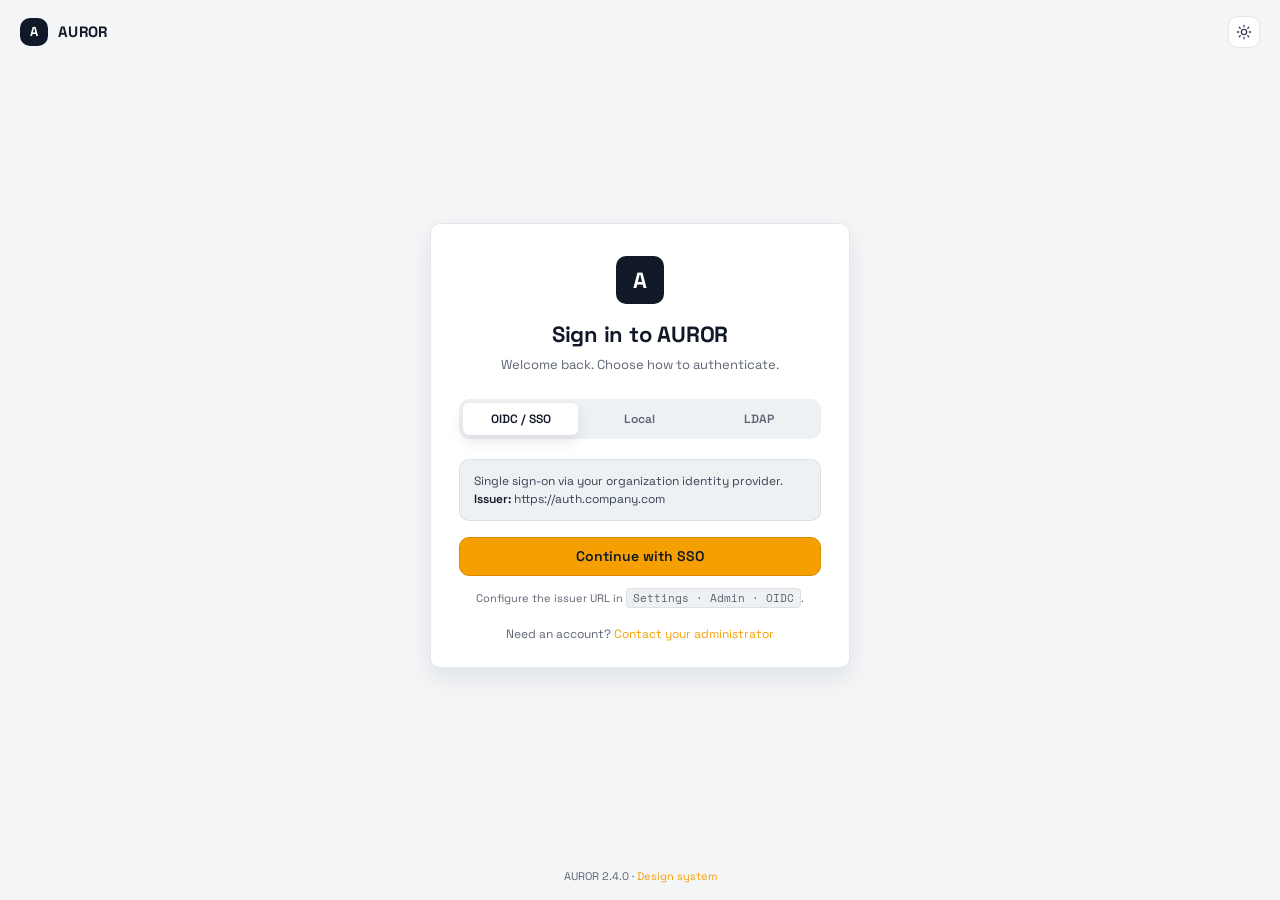
<file: login.html>
<!DOCTYPE html>
<!-- @dsCard group="Brand" name="Login" subtitle="Login centered card · Local + OIDC + LDAP" viewport="1280x800" -->
<html lang="en">
<head>
<meta charset="utf-8" />
<meta name="viewport" content="width=device-width, initial-scale=1" />
<title>AUROR — Sign in</title>
<script>
  (function(){
    try{
      var t = localStorage.getItem('auror-theme');
      if(!t){ t = matchMedia('(prefers-color-scheme: dark)').matches ? 'dark' : 'light'; }
      if(t === 'dark' || t === 'eink') document.documentElement.setAttribute('data-theme', t);
    }catch(e){}
  })();
</script>
<link rel="stylesheet" href="css/tokens.css" />
<link rel="stylesheet" href="css/ui.css" />
<style>
  /* ---- login-specific: amber links + centered column ---- */
  body{ min-height: 100vh; display: flex; flex-direction: column; }
  a{ color: var(--accent); text-decoration: none; }
  a:hover{ text-decoration: underline; }

  /* ---- Top rail (minimal login header) ---- */
  .topRail{
    position: absolute; top: 0; left: 0; right: 0;
    padding: 16px 20px;
    display: flex; align-items: center; justify-content: space-between;
  }
  /* brand (.dsBrand / .dsBrandMark) comes from css/ui.css — identical to the other pages */

  /* ---- Centered card layout ---- */
  .pageWrap{
    flex: 1; display: flex; align-items: center; justify-content: center;
    padding: 80px 20px 40px;
  }
  .loginCard{
    width: 100%; max-width: 420px;
    background: var(--surface-raised);
    border: 1px solid var(--border);
    border-radius: var(--auror-r);
    box-shadow: var(--shadow-md);
    padding: 32px 28px 24px;
  }
  /* full-width primary action is login layout, built on the canonical button */
  .loginCard .aurorBtn{ width: 100%; padding: 11px 14px; font-size: 14px; }
  .cardHead{ text-align: center; margin-bottom: 24px; }
  .cardHead .bigMark{
    width: 48px; height: 48px; border-radius: var(--auror-r);
    background: var(--text); color: var(--surface-raised);
    display: inline-flex; align-items: center; justify-content: center;
    font-weight: 800; font-size: 22px; letter-spacing: -0.02em;
    margin-bottom: 14px; overflow: hidden;
  }
  .cardHead .bigMark img{ width: 100%; height: 100%; object-fit: cover; display: block; }
  .cardHead h1{ margin: 0 0 4px; font-size: 22px; font-weight: 700; letter-spacing: -0.01em; color: var(--text); }
  .cardHead .sub{ margin: 0; color: var(--text-muted); font-size: 13px; }

  /* ---- Method tabs ---- */
  .methods{
    display: flex; gap: 4px;
    background: var(--surface-sunken);
    border-radius: var(--auror-r);
    padding: 4px; margin-bottom: 20px;
  }
  .methodBtn{
    flex: 1; background: transparent; border: none;
    padding: 8px 10px; border-radius: 6px;
    font-family: inherit; font-size: 12px; font-weight: 600;
    color: var(--text-muted); cursor: pointer;
    transition: background var(--auror-dur-base) var(--auror-ease), color var(--auror-dur-base) var(--auror-ease);
  }
  .methodBtn:hover{ color: var(--text); }
  .methodBtn.active{ background: var(--surface-raised); color: var(--text); box-shadow: var(--shadow-sm); }

  /* ---- Form ---- */
  .formPane{ display: none; }
  .formPane.active{ display: block; }
  .field{ margin-bottom: 14px; }
  .field label{ display: block; font-size: 12px; font-weight: 600; color: var(--text-secondary); margin-bottom: 6px; }
  .row{ display: flex; align-items: center; justify-content: space-between; margin: 8px 0 18px; font-size: 12px; }
  .row .remember{ display: flex; align-items: center; gap: 8px; color: var(--text-secondary); cursor: pointer; user-select: none; }
  .row .remember input{ accent-color: var(--accent); }
  .row a{ color: var(--text-muted); }

  /* ---- OIDC / LDAP info blocks ---- */
  .infoNote{
    background: var(--surface-sunken);
    border: 1px solid var(--border-soft);
    border-radius: var(--auror-r);
    padding: 12px 14px; font-size: 12px;
    color: var(--text-secondary); margin-bottom: 16px; line-height: 1.5;
  }
  .infoNote strong{ color: var(--text); font-weight: 600; }
  .footer{ text-align: center; margin-top: 18px; font-size: 12px; color: var(--text-muted); }

  /* ---- Error banner ---- */
  .err{
    display: none;
    background: var(--danger-soft);
    border: 1px solid var(--danger-soft);
    color: var(--danger);
    border-radius: var(--auror-r);
    padding: 8px 12px; font-size: 12px; margin-bottom: 14px;
  }
  .err.show{ display: block; }

  /* ---- Demo helper ---- */
  .demoHint{ margin-top: 14px; font-size: 11px; color: var(--text-muted); text-align: center; line-height: 1.6; }
  .demoHint code{
    background: var(--surface-sunken); border: 1px solid var(--border-soft);
    padding: 1px 6px; border-radius: 4px; font-family: var(--auror-mono); font-size: 11px;
  }

  /* ---- Bottom version ---- */
  .versionBar{ text-align: center; padding: 16px; font-size: 11px; color: var(--text-muted); }
</style>
</head>
<body>

<div class="topRail">
  <div class="dsBrand">
    <span class="dsBrandMark" id="brandMark">A</span>
    <span class="dsBrandWord">AUROR</span>
  </div>
  <button class="themeToggle" type="button" id="themeToggle" aria-label="Toggle theme" title="Toggle light / dark / e-ink">
    <svg class="ic ic-sun" viewBox="0 0 24 24" fill="none" stroke="currentColor" stroke-width="2" stroke-linecap="round" aria-hidden="true"><circle cx="12" cy="12" r="4"></circle><path d="M12 2v2M12 20v2M4.93 4.93l1.41 1.41M17.66 17.66l1.41 1.41M2 12h2M20 12h2M4.93 19.07l1.41-1.41M17.66 6.34l1.41-1.41"></path></svg>
    <svg class="ic ic-moon" viewBox="0 0 24 24" fill="currentColor" aria-hidden="true"><path d="M21 12.5A9 9 0 1 1 11.5 3a7 7 0 0 0 9.5 9.5z"></path></svg>
    <svg class="ic ic-eink" viewBox="0 0 24 24" fill="none" stroke="currentColor" stroke-width="2" stroke-linecap="round" stroke-linejoin="round" aria-hidden="true"><rect x="4" y="3" width="16" height="18" rx="2"></rect><path d="M8 8h8M8 12h8M8 16h4"></path></svg>
  </button>
</div>

<div class="pageWrap">
  <div class="loginCard">

    <div class="cardHead">
      <div class="bigMark" id="bigBrandMark">A</div>
      <h1>Sign in to AUROR</h1>
      <p class="sub">Welcome back. Choose how to authenticate.</p>
    </div>

    <div class="methods" role="tablist">
      <button class="methodBtn active" data-method="oidc" type="button">OIDC / SSO</button>
      <button class="methodBtn" data-method="local" type="button">Local</button>
      <button class="methodBtn" data-method="ldap" type="button">LDAP</button>
    </div>

    <div class="err" id="errBanner">Invalid credentials. Try again.</div>

    <!-- LOCAL -->
    <form class="formPane" id="form-local" autocomplete="on">
      <div class="field">
        <label for="localEmail">Email</label>
        <input class="aurorInput" type="email" id="localEmail" placeholder="you@company.com" autocomplete="username" required>
      </div>
      <div class="field">
        <label for="localPwd">Password</label>
        <input class="aurorInput" type="password" id="localPwd" placeholder="••••••••" autocomplete="current-password" required>
      </div>
      <div class="row">
        <label class="remember"><input type="checkbox" id="remember" checked> Remember me</label>
        <a href="#">Forgot password?</a>
      </div>
      <button class="aurorBtn primary" type="submit">Sign in</button>
      <div class="demoHint">
        Demo: <code>admin@auror.dev</code> / <code>admin</code> &nbsp;·&nbsp; <code>user@auror.dev</code> / <code>user</code>
      </div>
    </form>

    <!-- OIDC -->
    <form class="formPane active" id="form-oidc">
      <div class="infoNote">
        Single sign-on via your organization identity provider.
        <strong>Issuer:</strong> <span id="oidcIssuer">https://auth.company.com</span>
      </div>
      <button class="aurorBtn primary" type="submit">Continue with SSO</button>
      <div class="demoHint">Configure the issuer URL in <code>Settings · Admin · OIDC</code>.</div>
    </form>

    <!-- LDAP -->
    <form class="formPane" id="form-ldap" autocomplete="on">
      <div class="infoNote">
        Bind against your directory service.
        <strong>Server:</strong> <span id="ldapServer">ldap.company.local:636</span>
      </div>
      <div class="field">
        <label for="ldapUser">Username</label>
        <input class="aurorInput" type="text" id="ldapUser" placeholder="DOMAIN\\user or user@domain" autocomplete="username" required>
      </div>
      <div class="field">
        <label for="ldapPwd">Password</label>
        <input class="aurorInput" type="password" id="ldapPwd" placeholder="••••••••" autocomplete="current-password" required>
      </div>
      <button class="aurorBtn primary" type="submit">Sign in via LDAP</button>
      <div class="demoHint">Configure base DN &amp; bind in <code>Settings · Admin · LDAP</code>.</div>
    </form>

    <div class="footer">
      Need an account? <a href="#">Contact your administrator</a>
    </div>

  </div>
</div>

<div class="versionBar">AUROR <span id="ver">2.4.0</span> · <a href="design-system.html">Design system</a></div>

<script>
  // ---- Brand mark: render custom logo if admin uploaded one
  (function(){
    try{
      var logo = localStorage.getItem('auror.logo');
      if(!logo) return;
      ['brandMark','bigBrandMark'].forEach(function(id){
        var el = document.getElementById(id);
        if(!el) return;
        el.innerHTML = '';
        var img = document.createElement('img');
        img.src = logo; img.alt = 'AUROR';
        el.appendChild(img);
      });
    }catch(e){}
  })();

  // ---- Theme toggle (shared key auror-theme)
  (function(){
    var btn = document.getElementById('themeToggle');
    if(!btn) return;
    var order = ['light','dark','eink'];
    function apply(t){
      if(t === 'dark' || t === 'eink') document.documentElement.setAttribute('data-theme', t);
      else document.documentElement.removeAttribute('data-theme');
    }
    btn.addEventListener('click', function(){
      var cur = document.documentElement.getAttribute('data-theme') || 'light';
      var next = order[(order.indexOf(cur) + 1) % order.length];
      apply(next);
      try{ localStorage.setItem('auror-theme', next); }catch(e){}
    });
    window.addEventListener('storage', function(e){
      if(e.key === 'auror-theme' && e.newValue){ apply(e.newValue); }
    });
  })();

  // ---- Method tabs
  (function(){
    var btns = document.querySelectorAll('.methodBtn');
    btns.forEach(function(b){
      b.addEventListener('click', function(){
        btns.forEach(function(x){ x.classList.remove('active'); });
        document.querySelectorAll('.formPane').forEach(function(p){ p.classList.remove('active'); });
        b.classList.add('active');
        var pane = document.getElementById('form-' + b.getAttribute('data-method'));
        if(pane) pane.classList.add('active');
        document.getElementById('errBanner').classList.remove('show');
      });
    });
  })();

  // ---- Mock auth: write auror.user and redirect
  function loginAs(role, name, email){
    var user = { name: name, email: email, role: role, method: window.__authMethod || 'local' };
    try{ localStorage.setItem('auror.user', JSON.stringify(user)); }catch(e){}
    var redir = new URLSearchParams(location.search).get('next') || 'design-system.html';
    location.href = redir;
  }

  document.getElementById('form-local').addEventListener('submit', function(e){
    e.preventDefault();
    window.__authMethod = 'local';
    var email = document.getElementById('localEmail').value.trim().toLowerCase();
    var pwd = document.getElementById('localPwd').value;
    // Demo credentials
    if(email === 'admin@auror.dev' && pwd === 'admin'){
      loginAs('admin', 'Admin User', email);
    } else if(email === 'user@auror.dev' && pwd === 'user'){
      loginAs('user', 'Normal User', email);
    } else if(email && pwd){
      // Permissive demo: any email+password = user
      loginAs('user', email.split('@')[0], email);
    } else {
      document.getElementById('errBanner').textContent = 'Enter email and password.';
      document.getElementById('errBanner').classList.add('show');
    }
  });

  document.getElementById('form-oidc').addEventListener('submit', function(e){
    e.preventDefault();
    window.__authMethod = 'oidc';
    // Mock: pretend SSO returned an admin
    loginAs('admin', 'SSO Admin', 'admin@sso.company.com');
  });

  document.getElementById('form-ldap').addEventListener('submit', function(e){
    e.preventDefault();
    window.__authMethod = 'ldap';
    var user = document.getElementById('ldapUser').value.trim();
    var pwd = document.getElementById('ldapPwd').value;
    if(!user || !pwd){
      document.getElementById('errBanner').textContent = 'Enter username and password.';
      document.getElementById('errBanner').classList.add('show');
      return;
    }
    var role = /admin/i.test(user) ? 'admin' : 'user';
    loginAs(role, user, user + '@ldap');
  });
</script>
<script src="js/i18n.js"></script>
<script src="js/number-field.js"></script>
<script src="js/overlays.js"></script>
<script src="js/brand.js"></script>
</body></html>
</file>
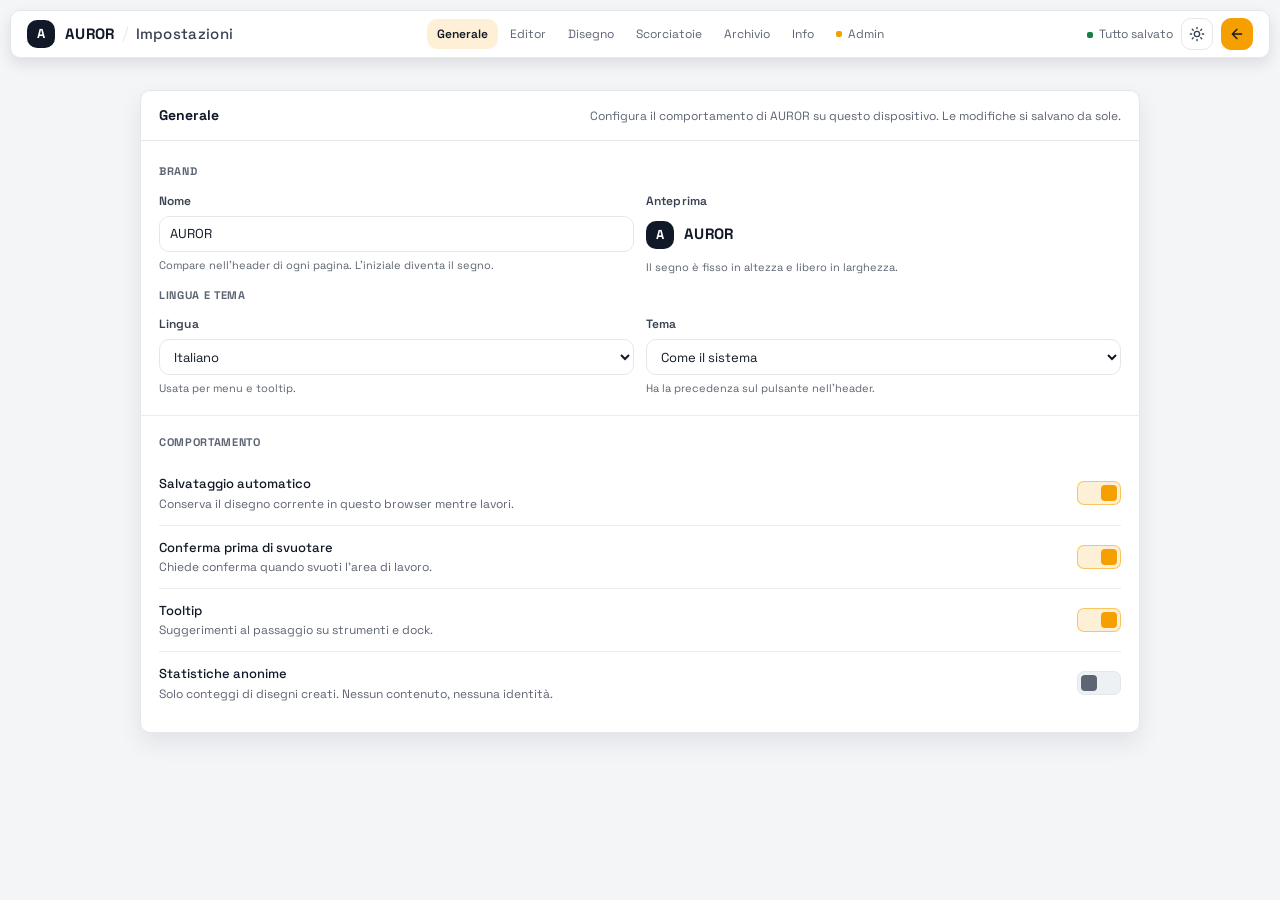
<file: settings.html>
<!DOCTYPE html>
<!-- @dsCard group="Brand" name="AUROR Settings" subtitle="Application settings page, Quetza-style layout adapted for AUROR" -->
<html lang="en">
<head>
<meta charset="utf-8" />
<meta name="viewport" content="width=device-width, initial-scale=1" />
<title>AUROR — Settings</title>
<script>
  (function(){
    try{
      var t = localStorage.getItem('auror-theme');
      if(!t){ t = matchMedia('(prefers-color-scheme: dark)').matches ? 'dark' : 'light'; }
      document.documentElement.setAttribute('data-theme', t);
    }catch(e){}
  })();
</script>
<link rel="stylesheet" href="css/tokens.css" />
<link rel="stylesheet" href="css/ui.css" />
<style>
  /* Base, header (.dsHeader family), card, buttons, inputs, tags & kbd now live in css/ui.css */

    /* ----- Page wrapper ----- */
  .wrap{
    max-width: 1040px; margin: 0 auto;
    padding: 16px 20px 80px;
    display: flex; flex-direction: column; gap: 16px;
  }

  /* Page title now lives in the header (.dsBrand .dsPage → css/ui.css) */
  .savedHint{
    color: var(--text-muted);
    font-size: 12px; white-space: nowrap;
  }
  .savedHint .ok{
    display: inline-block; width: 6px; height: 6px;
    border-radius: 2px;
    background: var(--success);
    margin-right: 6px;
  }
  @media (max-width: 760px){ .savedHint{ display: none; } }

  /* card / cardHeader / cardBody → css/ui.css */
  .cardBody.tight{ padding: 6px 18px; }
  .cardBody > p.note{
    margin: 0 0 14px; font-size: 13px; color: var(--text-muted);
    line-height: var(--auror-lh-snug);
  }

  /* ----- Tabs -----
     The tab strip lives in the header now; .tab only needs the header nav
     treatment, which css/ui.css gives every nav item. The admin tab is the
     one exception — it is conditional. */
  .tabBody{ display: none; }
  .tabBody.active{ display: block; }

  /* ----- Form rows ----- */
  /* .row / .field / .help / textarea.aurorInput → css/ui.css */
  .aurorInput.mono{ font-variant-numeric: tabular-nums; }

  /* unit-suffixed number input → css/ui.css (.inputUnit + .stepper) */

  /* ----- Toggle row ----- */
  .toggleRow{
    display: flex; align-items: center; justify-content: space-between;
    padding: 12px 0;
    border-bottom: 1px solid var(--border-soft);
    gap: 16px;
  }
  .toggleRow:last-child{ border-bottom: none; }
  .toggleRow .info{ display: flex; flex-direction: column; gap: 2px; min-width: 0; }
  .toggleRow .lbl{
    font-size: 13px; font-weight: 500; color: var(--text);
  }
  .toggleRow .desc{
    font-size: 12px; color: var(--text-muted);
    line-height: 1.4;
  }

  /* AUROR switch — defined in tokens.css */

  /* Section divider inside a tabBody */
  .sep{
    border: none; border-top: 1px solid var(--border-soft);
    margin: 18px -18px;
  }
  .sectionLabel{
    font-size: 11px; font-weight: 700; letter-spacing: 0.06em;
    text-transform: uppercase;
    color: var(--text-muted);
    margin: 4px 0 12px;
  }

  /* ----- Buttons ----- */
  .btnRow{
    display: flex; gap: 8px;
    justify-content: flex-end;
    margin-top: 16px;
    align-items: center;
  }
  .btnRow .spacer{ flex: 1; }
  .btnRow .saveStatus{
    font-size: 12px; color: var(--text-muted);
    margin-right: 4px;
  }
  /* aurorBtn (+primary/danger) → css/ui.css */

  /* ----- Alerts ----- */
  .alert{
    padding: 10px 14px;
    border-radius: var(--auror-r);
    font-size: 12px;
    margin-bottom: 12px;
    border: 1px solid;
    line-height: 1.4;
  }
  .alert.info{
    background: var(--accent-tint);
    border-color: var(--accent-soft);
    color: var(--text-secondary);
  }
  .alert.success{
    background: rgba(21,128,61,.10);
    border-color: rgba(21,128,61,.30);
    color: var(--success);
  }
  .alert.warn{
    background: rgba(180,83,9,.10);
    border-color: rgba(180,83,9,.30);
    color: var(--warn);
  }

  /* ----- Stats grid (Storage tab) ----- */
  .stats{
    display: grid;
    grid-template-columns: repeat(3, 1fr);
    gap: 10px;
    margin-bottom: 14px;
  }
  @media (max-width: 700px){ .stats{ grid-template-columns: 1fr 1fr; } }
  .stat{
    border: 1px solid var(--border);
    border-radius: var(--auror-r);
    padding: 14px;
    background: var(--surface);
  }
  .stat .lbl{
    font-size: 11px; font-weight: 700; letter-spacing: 0.06em;
    text-transform: uppercase;
    color: var(--text-muted);
    margin-bottom: 6px;
  }
  .stat .val{
    font-size: 22px; font-weight: 700;
    color: var(--text);
    font-variant-numeric: tabular-nums;
  }
  .stat .sub{
    font-size: 11px; color: var(--text-muted);
    margin-top: 4px;
  }

  /* ----- Two-column action card ----- */
  .actionGrid{
    display: grid; grid-template-columns: 1fr 1fr;
    gap: 12px;
  }
  @media (max-width: 700px){ .actionGrid{ grid-template-columns: 1fr; } }
  .actionCard{
    border: 1px solid var(--border);
    border-radius: var(--auror-r);
    padding: 16px;
    background: var(--surface);
  }
  .actionCard .ttl{
    font-size: 13px; font-weight: 600;
    margin-bottom: 4px;
  }
  .actionCard .desc{
    font-size: 12px; color: var(--text-muted);
    line-height: 1.45;
    margin-bottom: 12px;
  }

  /* ----- Shortcut list ----- */
  .shortList{
    display: grid;
    grid-template-columns: 1fr 1fr;
    gap: 0 32px;
  }
  @media (max-width: 700px){ .shortList{ grid-template-columns: 1fr; } }
  .shortItem{
    display: flex; align-items: center; justify-content: space-between;
    padding: 10px 0;
    border-bottom: 1px solid var(--border-soft);
    font-size: 13px;
  }
  .shortItem:last-child{ border-bottom: none; }
  .shortItem .nm{ color: var(--text); }
  .shortItem .keys{ display: flex; gap: 4px; }
  .shortItem .kbd{ min-width: 22px; text-align: center; }

  /* ----- About card ----- */
  .aboutGrid{
    display: grid;
    grid-template-columns: 140px 1fr;
    row-gap: 10px; column-gap: 16px;
    font-size: 13px;
    align-items: center;
  }
  .aboutGrid .k{ color: var(--text-muted); font-size: 12px; }
  .aboutGrid .v{ color: var(--text); font-weight: 500; font-variant-numeric: tabular-nums; }

  /* Color swatch radio (drawing defaults) */
  .swatchRow{
    display: flex; gap: 8px; flex-wrap: wrap;
  }
  .swatchOpt{
    width: 28px; height: 28px;
    border-radius: var(--auror-r);
    cursor: pointer;
    border: 2px solid transparent;
    box-shadow: inset 0 0 0 1px var(--border-strong);
    transition: transform var(--auror-dur-fast) var(--auror-ease);
  }
  .swatchOpt:hover{ transform: scale(1.06); }
  .swatchOpt.on{ border-color: var(--accent); box-shadow: inset 0 0 0 1px var(--accent), var(--focus-ring); }

  /* Brand mark (incl. image) lives in css/ui.css */

  /* ---- Hide tab when not admin ---- */
  .tab[data-tab="admin"]{ display: none; }
  body[data-role="admin"] .tab[data-tab="admin"]{ display: inline-flex; align-items: center; gap: 6px; }
  @media (max-width: 1024px){
    body[data-role="admin"] .tab[data-tab="admin"]{ display: flex; }
  }
  .tab[data-tab="admin"]::before{
    content: '';
    display: inline-block;
    width: 6px; height: 6px;
    border-radius: 2px;
    background: var(--accent);
  }

  /* ---- Admin: logo upload ---- */
  .logoUpload{
    display: flex; align-items: center; gap: 18px;
    padding: 14px;
    border: 1px dashed var(--border);
    border-radius: var(--auror-r);
    background: var(--surface);
  }
  .logoPreview{
    width: 64px; height: 64px;
    border-radius: var(--auror-r);
    background: var(--accent);
    color: var(--text-on-accent);
    display: inline-flex; align-items: center; justify-content: center;
    font-weight: 800; font-size: 28px; letter-spacing: -0.02em;
    overflow: hidden;
    flex-shrink: 0;
    border: 1px solid var(--border);
  }
  .logoPreview img{ width: 100%; height: 100%; object-fit: cover; display: block; }
  .logoMeta{ flex: 1; min-width: 0; }
  .logoMeta .ttl{ font-size: 13px; font-weight: 600; margin-bottom: 4px; }
  .logoMeta .desc{ font-size: 12px; color: var(--text-muted); line-height: 1.45; margin-bottom: 8px; }
  .logoActions{ display: flex; gap: 8px; flex-wrap: wrap; }

  /* ---- User table ---- */
  .userTable{
    width: 100%;
    border-collapse: collapse;
    font-size: 13px;
  }
  .userTable th{
    text-align: left;
    font-size: 11px; font-weight: 700; letter-spacing: 0.06em;
    text-transform: uppercase;
    color: var(--text-muted);
    padding: 8px 10px;
    border-bottom: 1px solid var(--border);
  }
  .userTable td{
    padding: 10px;
    border-bottom: 1px solid var(--border-soft);
    vertical-align: middle;
  }
  .userTable tr:last-child td{ border-bottom: none; }
  .userTable .av{
    width: 28px; height: 28px;
    border-radius: 6px;
    background: var(--surface-sunken);
    color: var(--text-secondary);
    display: inline-flex; align-items: center; justify-content: center;
    font-weight: 700; font-size: 12px;
    margin-right: 8px;
    vertical-align: middle;
  }
  .userTable .nm{ font-weight: 600; }
  .userTable .em{ font-size: 12px; color: var(--text-muted); }
  /* Role is a property of the person, not a chip: plain text, with a crown
     marking the one row that carries authority. The source column keeps its
     tags — those are discrete codes, which is what a tag is for. */
  .roleTag{
    display: inline-flex; align-items: center; gap: 5px;
    font-size: 13px; color: var(--text-secondary);
  }
  .roleTag svg{ width: 13px; height: 13px; flex-shrink: 0; }
  .roleTag.admin{ color: var(--text); font-weight: 600; }
  .roleTag.admin svg{ color: var(--accent); }
  .statusDot{
    display: inline-block;
    width: 6px; height: 6px;
    border-radius: 2px;
    background: var(--text-muted);
    margin-right: 6px;
    vertical-align: middle;
  }
  .statusDot.active{ background: var(--success); }
  .statusDot.invited{ background: var(--warn); }
  .userActions{
    display: flex; gap: 4px; justify-content: flex-end;
  }
  .iconAction{
    width: 26px; height: 26px;
    display: inline-flex; align-items: center; justify-content: center;
    background: transparent;
    border: 1px solid transparent;
    border-radius: 6px;
    color: var(--text-muted);
    cursor: pointer;
    transition: background var(--auror-dur-base) var(--auror-ease),
                color var(--auror-dur-base) var(--auror-ease);
  }
  .iconAction:hover{ background: var(--surface-sunken); color: var(--text); }
  .iconAction.danger:hover{ color: var(--danger); background: var(--danger-soft); }
  .iconAction svg{ width: 13px; height: 13px; }

  /* ---- Connection status pill (OIDC/LDAP) ---- */
  .connStatus{
    display: inline-flex; align-items: center; gap: 6px;
    padding: 4px 10px;
    border-radius: var(--auror-r);
    font-size: 11px; font-weight: 600;
    border: 1px solid var(--border);
    background: var(--surface);
    color: var(--text-secondary);
  }
  .connStatus.ok{ color: var(--success); border-color: rgba(21,128,61,.3); background: rgba(21,128,61,.08); }
  .connStatus.warn{ color: var(--warn); border-color: rgba(180,83,9,.3); background: rgba(180,83,9,.08); }
  .connStatus.err{ color: var(--danger); border-color: var(--danger-soft); background: rgba(185,28,28,.08); }

  /* ---- Log list ---- */
  .logList{
    font-family: var(--auror-mono);
    font-size: 12px;
    background: var(--surface);
    border: 1px solid var(--border);
    border-radius: var(--auror-r);
    padding: 10px 12px;
    max-height: 280px;
    overflow-y: auto;
  }
  .logRow{
    display: grid;
    grid-template-columns: 140px 80px 1fr;
    gap: 12px;
    padding: 4px 0;
    color: var(--text-secondary);
    border-bottom: 1px dashed var(--border-soft);
  }
  .logRow:last-child{ border-bottom: none; }
  .logRow .ts{ color: var(--text-muted); font-variant-numeric: tabular-nums; }
  .logRow .lvl{ font-weight: 700; font-size: 10px; text-transform: uppercase; letter-spacing: 0.06em; }
  .logRow .lvl.ok{ color: var(--success); }
  .logRow .lvl.warn{ color: var(--warn); }
  .logRow .lvl.err{ color: var(--danger); }

  /* ---- Admin overview tiles ---- */
  .adminOverview{
    display: grid; grid-template-columns: repeat(4, 1fr); gap: 10px;
    margin-bottom: 4px;
  }
  @media (max-width: 700px){ .adminOverview{ grid-template-columns: repeat(2, 1fr); } }
  .ovTile{
    background: var(--surface);
    border: 1px solid var(--border);
    border-radius: var(--auror-r);
    padding: 12px 14px;
    display: flex; flex-direction: column; gap: 4px;
  }
  .ovTile .lbl{
    font-size: 10px; font-weight: 700; letter-spacing: 0.06em;
    text-transform: uppercase; color: var(--text-muted);
  }
  .ovTile .val{
    font-size: 22px; font-weight: 700; color: var(--text);
    font-variant-numeric: tabular-nums;
    line-height: 1.1;
  }
  .ovTile .delta{
    font-size: 11px; color: var(--text-muted);
  }
  .ovTile .delta.up{ color: var(--success); }
  .ovTile .delta.down{ color: var(--danger); }

  /* ---- Per-user usage table ---- */
  .perUserTable{
    width: 100%; border-collapse: collapse; font-size: 13px;
  }
  .perUserTable th{
    text-align: left;
    font-size: 11px; font-weight: 700; letter-spacing: 0.06em;
    text-transform: uppercase; color: var(--text-muted);
    padding: 8px 10px;
    border-bottom: 1px solid var(--border);
  }
  .perUserTable td{
    padding: 9px 10px;
    border-bottom: 1px solid var(--border-soft);
  }
  .perUserTable tr:last-child td{ border-bottom: none; }
  .perUserTable .nm{ font-weight: 600; }
  .perUserTable .em{ font-size: 12px; color: var(--text-muted); }
  .perUserTable .num{ font-variant-numeric: tabular-nums; }
  .usageBar{
    display: inline-block; vertical-align: middle;
    width: 60px; height: 4px;
    background: var(--surface-sunken);
    border-radius: 2px;
    margin-right: 8px;
    overflow: hidden;
  }
  .usageBar > span{
    display: block; height: 100%;
    background: var(--accent);
    border-radius: 2px;
  }

  /* ---- Source badge (Local/LDAP/OIDC) ---- */
  .srcTag{
    display: inline-flex; align-items: center;
    height: 20px; padding: 0 7px;
    font-size: 10px; font-weight: 700; letter-spacing: 0.04em;
    text-transform: uppercase;
    border-radius: 4px;
    border: 1px solid var(--border);
    color: var(--text-secondary);
    background: var(--surface);
  }

  /* ---- Modal ---- */
  .modalBg{
    position: fixed; inset: 0;
    background: rgba(15, 23, 42, 0.5);
    backdrop-filter: blur(2px);
    z-index: 200;
    display: none;
    align-items: center; justify-content: center;
    padding: 20px;
  }
  .modalBg.open{ display: flex; }
  .modal{
    background: var(--surface-raised);
    border: 1px solid var(--border);
    border-radius: var(--auror-r);
    box-shadow: var(--auror-shadow-lg, 0 20px 40px rgba(15,23,42,.18));
    width: 100%; max-width: 460px;
    overflow: hidden;
    animation: modalIn var(--auror-dur-base) var(--auror-ease);
  }
  @keyframes modalIn{
    from{ transform: translateY(8px); opacity: 0; }
    to{ transform: translateY(0); opacity: 1; }
  }
  .modalHd{
    padding: 14px 18px;
    border-bottom: 1px solid var(--border);
    display: flex; align-items: center; justify-content: space-between;
  }
  .modalHd h3{
    font-size: 14px; font-weight: 700; color: var(--text);
    margin: 0;
  }
  .modalCloseBtn{
    width: 28px; height: 28px;
    background: transparent; border: 1px solid transparent;
    border-radius: 6px;
    color: var(--text-muted);
    cursor: pointer;
    display: inline-flex; align-items: center; justify-content: center;
  }
  .modalCloseBtn:hover{ background: var(--surface-sunken); color: var(--text); }
  .modalCloseBtn svg{ width: 14px; height: 14px; }
  .modalBd{ padding: 16px 18px; }
  .modalFt{
    padding: 12px 18px;
    border-top: 1px solid var(--border);
    display: flex; gap: 8px; justify-content: flex-end;
    background: var(--surface);
  }

  /* ---- Inline alert ---- */
  .inlineAlert{
    display: flex; gap: 10px; align-items: flex-start;
    padding: 10px 12px;
    border-radius: var(--auror-r);
    border: 1px solid var(--border);
    background: var(--surface);
    font-size: 12px; line-height: 1.5;
    color: var(--text-secondary);
  }
  .inlineAlert svg{ width: 14px; height: 14px; flex-shrink: 0; margin-top: 1px; }
  .inlineAlert.warn{
    background: rgba(180, 83, 9, .07);
    border-color: rgba(180, 83, 9, .25);
    color: var(--text);
  }
  .inlineAlert.warn svg{ color: var(--warn); }
  .inlineAlert.success{
    background: rgba(21, 128, 61, .07);
    border-color: rgba(21, 128, 61, .25);
  }
  .inlineAlert.success svg{ color: var(--success); }
  .inlineAlert.error{
    background: rgba(185, 28, 28, .07);
    border-color: rgba(185, 28, 28, .25);
  }
  .inlineAlert.error svg{ color: var(--danger); }
  .inlineAlert .ttl{ font-weight: 600; color: var(--text); display: block; margin-bottom: 2px; }

  /* ---- Migration grid (export/import side-by-side) ---- */
  .migrationGrid{
    display: grid; grid-template-columns: 1fr 1fr; gap: 12px;
    margin-bottom: 12px;
  }
  @media (max-width: 700px){ .migrationGrid{ grid-template-columns: 1fr; } }
  .migrationCard{
    border: 1px solid var(--border);
    border-radius: var(--auror-r);
    padding: 14px;
    background: var(--surface);
  }
  .migrationCard .ttl{
    font-size: 13px; font-weight: 600;
    margin-bottom: 4px;
    display: flex; align-items: center; gap: 6px;
  }
  .migrationCard .ttl svg{ width: 14px; height: 14px; color: var(--text-muted); }
  .migrationCard .desc{
    font-size: 12px; color: var(--text-muted);
    line-height: 1.5;
    margin-bottom: 12px;
  }

  /* ---- Floating service bar (standardized) ---- */
  .svcBar{
    display: flex; align-items: center; gap: 10px;
    padding: 8px 12px;
    background: var(--surface-raised);
    border: 1px solid var(--border);
    border-radius: var(--auror-r);
    box-shadow: var(--auror-shadow-md);
    font-size: 12px;
  }
  .svcBar .svcDot{
    width: 8px; height: 8px;
    border-radius: 50%;
    background: var(--text-muted);
    flex-shrink: 0;
    box-shadow: 0 0 0 3px transparent;
  }
  .svcBar .svcDot.online{
    background: var(--success);
    box-shadow: 0 0 0 3px rgba(21, 128, 61, .15);
    animation: svcPulse 2.4s ease-in-out infinite;
  }
  .svcBar .svcDot.offline{ background: var(--danger); }
  .svcBar .svcDot.warn{ background: var(--warn); }
  @keyframes svcPulse{
    0%, 100%{ box-shadow: 0 0 0 3px rgba(21, 128, 61, .15); }
    50%{ box-shadow: 0 0 0 5px rgba(21, 128, 61, .05); }
  }
  .svcBar .svcMeta{
    display: flex; flex-direction: column; gap: 1px;
    line-height: 1.2;
    min-width: 0;
  }
  .svcBar .svcName{
    font-weight: 600; color: var(--text);
    font-size: 12px;
  }
  .svcBar .svcStatus{
    font-size: 10px; color: var(--text-muted);
    font-variant-numeric: tabular-nums;
  }
  .svcBar .svcSep{
    width: 1px; align-self: stretch; background: var(--border);
    margin: 0 2px;
  }
  .svcBar .svcAction{
    background: transparent; border: none;
    color: var(--text-muted); cursor: pointer;
    font-size: 11px; font-weight: 600;
    padding: 4px 8px; border-radius: 5px;
    font-family: inherit;
  }
  .svcBar .svcAction:hover{ background: var(--surface-sunken); color: var(--text); }
  .svcBar.floating{
    position: fixed; bottom: 18px; left: 18px;
    z-index: 60;
  }

  /* ---- Tweaks panel (role simulator) ---- */
  .roleSim{
    position: fixed;
    right: 18px; bottom: 18px;
    background: var(--surface-raised);
    border: 1px solid var(--border);
    border-radius: var(--auror-r);
    box-shadow: var(--auror-shadow-md);
    padding: 12px 14px;
    z-index: 70;
    font-size: 12px;
    min-width: 220px;
  }
  .roleSim .ttl{
    font-size: 10px; font-weight: 800; letter-spacing: 0.08em;
    text-transform: uppercase;
    color: var(--text-muted);
    margin-bottom: 8px;
  }
  .roleSim .seg{
    display: flex; gap: 0;
    background: var(--surface-sunken);
    border-radius: 6px;
    padding: 3px;
  }
  .roleSim .seg button{
    flex: 1;
    border: none; background: transparent;
    padding: 5px 8px;
    font: 600 11px var(--auror-font);
    color: var(--text-muted);
    border-radius: 4px;
    cursor: pointer;
  }
  .roleSim .seg button.on{
    background: var(--surface-raised);
    color: var(--text);
    box-shadow: 0 1px 2px rgba(17,24,39,.06);
  }
</style>
</head>
<body>

<!-- ============= HEADER ============= -->
<div class="dsHeaderRail">
  <header class="dsHeader">
    <div class="dsBrand">
      <span class="dsBrandMark" id="brandMark">A</span>
      <span class="dsBrandWord">AUROR</span>
      <span class="dsPage" data-i18n="page.settings">Impostazioni</span>
    </div>
    <nav id="dsNav" role="tablist">
      <button class="tab" data-tab="general" aria-current="page" data-i18n="nav.general">Generale</button>
      <button class="tab" data-tab="editor" data-i18n="nav.editor">Editor</button>
      <button class="tab" data-tab="defaults" data-i18n="nav.defaults">Disegno</button>
      <button class="tab" data-tab="shortcuts" data-i18n="nav.shortcuts">Scorciatoie</button>
      <button class="tab" data-tab="storage" data-i18n="nav.storage">Archivio</button>
      <button class="tab" data-tab="about" data-i18n="nav.about">Info</button>
      <button class="tab" data-tab="admin" data-i18n="nav.admin">Admin</button>
    </nav>
    <div class="dsHeaderRight">
      <span class="savedHint" id="savedHint"><span class="ok"></span><span data-i18n="settings.saved">Tutto salvato</span></span>
      <button class="dsNavToggle" type="button" id="navToggle" data-i18n-label="action.menu" aria-label="Menu" aria-expanded="false" aria-controls="dsNav">
        <svg class="ic-menu" viewBox="0 0 24 24" fill="none" stroke="currentColor" stroke-width="2" stroke-linecap="round" aria-hidden="true"><path d="M4 7h16M4 12h16M4 17h16"></path></svg>
        <svg class="ic-close" viewBox="0 0 24 24" fill="none" stroke="currentColor" stroke-width="2" stroke-linecap="round" aria-hidden="true"><path d="M6 6l12 12M18 6L6 18"></path></svg>
      </button>
      <button class="iconBtn" type="button" id="themeToggle" data-i18n-title="action.theme" aria-label="Toggle theme" title="Toggle light / dark / e-ink">
        <svg class="ic ic-sun" viewBox="0 0 24 24" fill="none" stroke="currentColor" stroke-width="2" stroke-linecap="round" aria-hidden="true"><circle cx="12" cy="12" r="4"></circle><path d="M12 2v2M12 20v2M4.93 4.93l1.41 1.41M17.66 17.66l1.41 1.41M2 12h2M20 12h2M4.93 19.07l1.41-1.41M17.66 6.34l1.41-1.41"></path></svg>
        <svg class="ic ic-moon" viewBox="0 0 24 24" fill="currentColor" aria-hidden="true" style="display:none"><path d="M21 12.5A9 9 0 1 1 11.5 3a7 7 0 0 0 9.5 9.5z"></path></svg>
        <svg class="ic ic-eink" viewBox="0 0 24 24" fill="none" stroke="currentColor" stroke-width="2" stroke-linecap="round" stroke-linejoin="round" aria-hidden="true"><rect x="4" y="3" width="16" height="18" rx="2"></rect><path d="M8 8h8M8 12h8M8 16h4"></path></svg>
      </button>
      <a class="iconBtn iconBtn--accent" href="design-system.html" data-i18n-title="action.back" aria-label="Back" title="Back to design system">
        <svg viewBox="0 0 24 24" fill="none" stroke="currentColor" stroke-width="2" stroke-linecap="round" stroke-linejoin="round"><path d="M19 12H5M12 5l-7 7 7 7"></path></svg>
      </a>
    </div>
  </header>
</div>

<div class="wrap">

  <!-- Tabs card -->
  <div class="card">
    <div class="cardHeader"><h3 id="tabTitle">General</h3><span class="small" data-i18n="settings.lede">Configura il comportamento di AUROR su questo dispositivo. Le modifiche si salvano da sole.</span></div>

    <!-- ============= GENERAL ============= -->
    <div class="tabBody active" id="tab-general">
      <div class="cardBody">
        <div class="sectionLabel" data-i18n="section.brand">Brand</div>
        <div class="row">
          <div class="field">
            <label for="brandName" data-i18n="field.name">Nome</label>
            <input class="aurorInput" type="text" id="brandName" data-brand-name maxlength="24" data-i18n-placeholder="brand.name.placeholder" placeholder="AUROR" autocomplete="off">
            <div class="help" data-i18n="brand.name.help">Compare nell’header di ogni pagina. L’iniziale diventa il segno.</div>
          </div>
          <div class="field">
            <label data-i18n="field.preview">Anteprima</label>
            <div class="dsBrand" style="height: 38px;">
              <span class="dsBrandMark" id="brandPreviewMark" aria-hidden="true">A</span>
              <span class="dsBrandWord" id="brandPreviewWord">AUROR</span>
            </div>
            <div class="help" data-i18n="brand.preview.help">Il segno è fisso in altezza e libero in larghezza.</div>
          </div>
        </div>
        <div class="sectionLabel" data-i18n="section.locale">Lingua e tema</div>
        <div class="row">
          <div class="field">
            <label for="lang" data-i18n="field.language">Lingua</label>
            <select class="aurorSelect" id="lang">
              <option value="it">Italiano</option>
              <option value="en">English</option>
            </select>
            <div class="help" data-i18n="lang.help">Usata per menu e tooltip.</div>
          </div>
          <div class="field">
            <label for="theme" data-i18n="field.theme">Tema</label>
            <select class="aurorSelect" id="theme">
              <option value="system" data-i18n="theme.system">Come il sistema</option>
              <option value="light" data-i18n="theme.light">Chiaro</option>
              <option value="dark" data-i18n="theme.dark">Scuro</option>
              <option value="eink" data-i18n="theme.eink">E-ink</option>
            </select>
            <div class="help" data-i18n="theme.help">Ha la precedenza sul pulsante nell’header.</div>
          </div>
        </div>

        <hr class="sep">
        <div class="sectionLabel" data-i18n="section.behavior">Comportamento</div>

        <div class="toggleRow">
          <div class="info">
            <span class="lbl" data-i18n="behavior.autosave">Salvataggio automatico</span>
            <span class="desc" data-i18n="behavior.autosave.help">Conserva il disegno corrente in questo browser mentre lavori.</span>
          </div>
          <label class="aurorSwitch">
            <input type="checkbox" id="autosave" checked>
            <span class="track"><span class="thumb"></span></span>
          </label>
        </div>

        <div class="toggleRow">
          <div class="info">
            <span class="lbl" data-i18n="behavior.confirmClear">Conferma prima di svuotare</span>
            <span class="desc" data-i18n="behavior.confirmClear.help">Chiede conferma quando svuoti l’area di lavoro.</span>
          </div>
          <label class="aurorSwitch">
            <input type="checkbox" id="confirmClear" checked>
            <span class="track"><span class="thumb"></span></span>
          </label>
        </div>

        <div class="toggleRow">
          <div class="info">
            <span class="lbl" data-i18n="behavior.tooltips">Tooltip</span>
            <span class="desc" data-i18n="behavior.tooltips.help">Suggerimenti al passaggio su strumenti e dock.</span>
          </div>
          <label class="aurorSwitch">
            <input type="checkbox" id="tooltips" checked>
            <span class="track"><span class="thumb"></span></span>
          </label>
        </div>

        <div class="toggleRow">
          <div class="info">
            <span class="lbl" data-i18n="behavior.stats">Statistiche anonime</span>
            <span class="desc" data-i18n="behavior.stats.help">Solo conteggi di disegni creati. Nessun contenuto, nessuna identità.</span>
          </div>
          <label class="aurorSwitch">
            <input type="checkbox" id="telemetry">
            <span class="track"><span class="thumb"></span></span>
          </label>
        </div>
      </div>
    </div>

    <!-- ============= EDITOR ============= -->
    <div class="tabBody" id="tab-editor">
      <div class="cardBody">
        <div class="sectionLabel">Snap & grid</div>

        <div class="toggleRow">
          <div class="info">
            <span class="lbl" data-i18n="editor.snapGrid">Grid snap</span>
            <span class="desc" data-i18n="editor.snapGrid.help">Snap cursor to grid intersections while drawing.</span>
          </div>
          <label class="aurorSwitch">
            <input type="checkbox" id="snapGrid" checked>
            <span class="track"><span class="thumb"></span></span>
          </label>
        </div>

        <div class="toggleRow">
          <div class="info">
            <span class="lbl" data-i18n="editor.snapObj">Object snap</span>
            <span class="desc" data-i18n="editor.snapObj.help">Snap to endpoints, midpoints, centers, intersections.</span>
          </div>
          <label class="aurorSwitch">
            <input type="checkbox" id="snapObj" checked>
            <span class="track"><span class="thumb"></span></span>
          </label>
        </div>

        <div class="toggleRow">
          <div class="info">
            <span class="lbl" data-i18n="editor.ortho">Ortho mode</span>
            <span class="desc" data-i18n="editor.ortho.help">Constrain new lines to horizontal or vertical only.</span>
          </div>
          <label class="aurorSwitch">
            <input type="checkbox" id="ortho">
            <span class="track"><span class="thumb"></span></span>
          </label>
        </div>

        <div class="toggleRow">
          <div class="info">
            <span class="lbl" data-i18n="editor.rulers">Show rulers</span>
            <span class="desc" data-i18n="editor.rulers.help">Display rulers along the top and left of the canvas.</span>
          </div>
          <label class="aurorSwitch">
            <input type="checkbox" id="rulers" checked>
            <span class="track"><span class="thumb"></span></span>
          </label>
        </div>

        <hr class="sep">
        <div class="sectionLabel" data-i18n="section.units">Units & precision</div>

        <div class="row three">
          <div class="field">
            <label for="units" data-i18n="field.units">Drawing units</label>
            <select class="aurorSelect" id="units">
              <option value="mm" data-i18n="unit.mm">Millimeters (mm)</option>
              <option value="cm" data-i18n="unit.cm">Centimeters (cm)</option>
              <option value="m" data-i18n="unit.m">Meters (m)</option>
              <option value="in" data-i18n="unit.in">Inches (in)</option>
              <option value="ft" data-i18n="unit.ft">Feet (ft)</option>
            </select>
          </div>
          <div class="field">
            <label for="precision" data-i18n="field.precision">Coordinate precision</label>
            <select class="aurorSelect" id="precision">
              <option value="0">0 (1)</option>
              <option value="1">1 (0.1)</option>
              <option value="2" selected>2 (0.01)</option>
              <option value="3">3 (0.001)</option>
              <option value="4">4 (0.0001)</option>
            </select>
          </div>
          <div class="field">
            <label for="angleUnit" data-i18n="field.angleUnit">Angle units</label>
            <select class="aurorSelect" id="angleUnit">
              <option value="deg" data-i18n="angle.deg">Degrees</option>
              <option value="rad" data-i18n="angle.rad">Radians</option>
            </select>
          </div>
        </div>

        <hr class="sep">
        <div class="sectionLabel" data-i18n="section.performance">Performance</div>

        <div class="row">
          <div class="field">
            <label for="historyDepth" data-i18n="field.historyDepth">Undo history depth</label>
            <div class="inputUnit">
              <input class="aurorInput mono" type="number" id="historyDepth" value="50" min="10" max="500">
              <span class="unit" data-i18n="unit.steps">steps</span>
            </div>
            <div class="help" data-i18n="field.historyDepth.help">Higher values use more memory.</div>
          </div>
          <div class="field">
            <label for="renderQuality" data-i18n="field.renderQuality">Render quality</label>
            <select class="aurorSelect" id="renderQuality">
              <option value="low" data-i18n="quality.low">Low (fastest)</option>
              <option value="balanced" selected data-i18n="quality.balanced">Balanced</option>
              <option value="high" data-i18n="quality.high">High (smoothest)</option>
            </select>
          </div>
        </div>
      </div>
    </div>

    <!-- ============= DRAWING DEFAULTS ============= -->
    <div class="tabBody" id="tab-defaults">
      <div class="cardBody">
        <p class="note" data-i18n="defaults.note">These settings apply to newly drawn entities. Existing geometry isn't changed.</p>

        <div class="sectionLabel" data-i18n="section.stroke">Stroke</div>

        <div class="row">
          <div class="field">
            <label>Default color</label>
            <div class="swatchRow" id="swatchRow">
              <span class="swatchOpt on" data-color="#111827" style="background:#111827"></span>
              <span class="swatchOpt" data-color="#f5a000" style="background:#f5a000"></span>
              <span class="swatchOpt" data-color="#5b8c5a" style="background:#5b8c5a"></span>
              <span class="swatchOpt" data-color="#2f6f9f" style="background:#2f6f9f"></span>
              <span class="swatchOpt" data-color="#b15a3c" style="background:#b15a3c"></span>
              <span class="swatchOpt" data-color="#6b4f9c" style="background:#6b4f9c"></span>
              <span class="swatchOpt" data-color="#b91c1c" style="background:#b91c1c"></span>
            </div>
          </div>
          <div class="field">
            <label for="strokeW" data-i18n="field.strokeWidth">Stroke width</label>
            <div class="inputUnit">
              <input class="aurorInput mono" type="number" id="strokeW" value="0.5" min="0.1" step="0.1">
              <span class="unit">mm</span>
            </div>
          </div>
        </div>

        <div class="row">
          <div class="field">
            <label for="strokeStyle" data-i18n="field.lineStyle">Line style</label>
            <select class="aurorSelect" id="strokeStyle">
              <option value="solid" data-i18n="line.solid">Solid</option>
              <option value="dashed" data-i18n="line.dashed">Dashed</option>
              <option value="dotted" data-i18n="line.dotted">Dotted</option>
              <option value="dashdot" data-i18n="line.dashdot">Dash-dot</option>
            </select>
          </div>
          <div class="field">
            <label for="strokeCap" data-i18n="field.lineCap">Line cap</label>
            <select class="aurorSelect" id="strokeCap">
              <option value="round" selected data-i18n="cap.round">Round</option>
              <option value="butt" data-i18n="cap.butt">Butt</option>
              <option value="square" data-i18n="cap.square">Square</option>
            </select>
          </div>
        </div>

        <hr class="sep">
        <div class="sectionLabel" data-i18n="section.text">Text</div>

        <div class="row">
          <div class="field">
            <label for="textFont" data-i18n="field.font">Default font</label>
            <select class="aurorSelect" id="textFont">
              <option value="Inter" selected>Inter</option>
              <option value="mono">Inter (tabular)</option>
            </select>
          </div>
          <div class="field">
            <label for="textSize" data-i18n="field.textSize">Default text size</label>
            <div class="inputUnit">
              <input class="aurorInput mono" type="number" id="textSize" value="3.5" min="1" step="0.5">
              <span class="unit">mm</span>
            </div>
          </div>
        </div>

        <hr class="sep">
        <div class="sectionLabel" data-i18n="section.newDocs">New documents</div>

        <div class="row">
          <div class="field">
            <label for="paperSize" data-i18n="field.paper">Default paper size</label>
            <select class="aurorSelect" id="paperSize">
              <option value="A4">A4 (210 × 297 mm)</option>
              <option value="A3">A3 (297 × 420 mm)</option>
              <option value="A5">A5 (148 × 210 mm)</option>
              <option value="Letter">Letter (8.5 × 11 in)</option>
              <option value="custom" data-i18n="paper.custom">Custom</option>
            </select>
          </div>
          <div class="field">
            <label for="paperOrient" data-i18n="field.orientation">Orientation</label>
            <select class="aurorSelect" id="paperOrient">
              <option value="portrait" data-i18n="orient.portrait">Portrait</option>
              <option value="landscape" selected data-i18n="orient.landscape">Landscape</option>
            </select>
          </div>
        </div>
      </div>
    </div>

    <!-- ============= SHORTCUTS ============= -->
    <div class="tabBody" id="tab-shortcuts">
      <div class="cardBody">
        <p class="note" data-i18n="shortcuts.note">Keyboard shortcuts are read-only in this build. Custom bindings ship in a future release.</p>

        <div class="sectionLabel" data-i18n="section.tools">Tools</div>
        <div class="shortList">
          <div class="shortItem"><span class="nm">Select</span><span class="keys"><span class="kbd">V</span></span></div>
          <div class="shortItem"><span class="nm">Line</span><span class="keys"><span class="kbd">L</span></span></div>
          <div class="shortItem"><span class="nm">Rectangle</span><span class="keys"><span class="kbd">R</span></span></div>
          <div class="shortItem"><span class="nm">Circle</span><span class="keys"><span class="kbd">C</span></span></div>
          <div class="shortItem"><span class="nm">Polyline</span><span class="keys"><span class="kbd">P</span></span></div>
          <div class="shortItem"><span class="nm">Text</span><span class="keys"><span class="kbd">T</span></span></div>
          <div class="shortItem"><span class="nm">Move</span><span class="keys"><span class="kbd">M</span></span></div>
          <div class="shortItem"><span class="nm">Rotate</span><span class="keys"><span class="kbd">⇧</span><span class="kbd">R</span></span></div>
        </div>

        <hr class="sep">
        <div class="sectionLabel" data-i18n="section.editing">Editing</div>
        <div class="shortList">
          <div class="shortItem"><span class="nm">Undo</span><span class="keys"><span class="kbd">⌘</span><span class="kbd">Z</span></span></div>
          <div class="shortItem"><span class="nm">Redo</span><span class="keys"><span class="kbd">⌘</span><span class="kbd">⇧</span><span class="kbd">Z</span></span></div>
          <div class="shortItem"><span class="nm">Copy</span><span class="keys"><span class="kbd">⌘</span><span class="kbd">C</span></span></div>
          <div class="shortItem"><span class="nm">Paste</span><span class="keys"><span class="kbd">⌘</span><span class="kbd">V</span></span></div>
          <div class="shortItem"><span class="nm">Delete</span><span class="keys"><span class="kbd">⌫</span></span></div>
          <div class="shortItem"><span class="nm">Group</span><span class="keys"><span class="kbd">⌘</span><span class="kbd">G</span></span></div>
          <div class="shortItem"><span class="nm">Toggle ortho</span><span class="keys"><span class="kbd">F8</span></span></div>
          <div class="shortItem"><span class="nm">Toggle snap</span><span class="keys"><span class="kbd">F9</span></span></div>
        </div>

        <hr class="sep">
        <div class="sectionLabel" data-i18n="section.view">View</div>
        <div class="shortList">
          <div class="shortItem"><span class="nm">Zoom in</span><span class="keys"><span class="kbd">⌘</span><span class="kbd">=</span></span></div>
          <div class="shortItem"><span class="nm">Zoom out</span><span class="keys"><span class="kbd">⌘</span><span class="kbd">−</span></span></div>
          <div class="shortItem"><span class="nm">Zoom to fit</span><span class="keys"><span class="kbd">F</span></span></div>
          <div class="shortItem"><span class="nm">Pan</span><span class="keys"><span class="kbd">Space</span></span></div>
          <div class="shortItem"><span class="nm">Toggle grid</span><span class="keys"><span class="kbd">G</span></span></div>
          <div class="shortItem"><span class="nm">Toggle layers</span><span class="keys"><span class="kbd">⌘</span><span class="kbd">L</span></span></div>
        </div>
      </div>
    </div>

    <!-- ============= STORAGE ============= -->
    <div class="tabBody" id="tab-storage">
      <div class="cardBody">
        <div class="stats">
          <div class="stat">
            <div class="lbl">Drawings</div>
            <div class="val" id="statDrawings">12</div>
            <div class="sub">in browser storage</div>
          </div>
          <div class="stat">
            <div class="lbl">Storage used</div>
            <div class="val" id="statBytes">428 KB</div>
            <div class="sub">of ~10 MB available</div>
          </div>
          <div class="stat">
            <div class="lbl">Last backup</div>
            <div class="val" style="font-size:14px;font-weight:600">Never</div>
            <div class="sub">Export to file to back up</div>
          </div>
        </div>

        <div class="alert info">
          AUROR runs entirely in your browser. Drawings live in this device's local storage — clear your browser data and they're gone. Export regularly.
        </div>

        <div class="actionGrid">
          <div class="actionCard">
            <div class="ttl">Export all drawings</div>
            <div class="desc">Download a JSON archive of every drawing currently saved in this browser. Use it to move your work between devices.</div>
            <button class="aurorBtn">
              <svg viewBox="0 0 24 24" fill="none" stroke="currentColor" stroke-width="2" stroke-linecap="round" stroke-linejoin="round"><path d="M21 15v4a2 2 0 0 1-2 2H5a2 2 0 0 1-2-2v-4"></path><polyline points="7 10 12 15 17 10"></polyline><line x1="12" y1="15" x2="12" y2="3"></line></svg>
              Download archive
            </button>
          </div>
          <div class="actionCard">
            <div class="ttl">Import archive</div>
            <div class="desc">Restore drawings from a previously exported AUROR archive. Existing drawings with the same id are replaced.</div>
            <button class="aurorBtn">
              <svg viewBox="0 0 24 24" fill="none" stroke="currentColor" stroke-width="2" stroke-linecap="round" stroke-linejoin="round"><path d="M21 15v4a2 2 0 0 1-2 2H5a2 2 0 0 1-2-2v-4"></path><polyline points="17 8 12 3 7 8"></polyline><line x1="12" y1="3" x2="12" y2="15"></line></svg>
              Choose file…
            </button>
          </div>
        </div>

        <hr class="sep">
        <div class="sectionLabel" style="color:var(--danger)">Danger zone</div>

        <div class="actionCard" style="border-color: var(--danger-soft);">
          <div class="ttl">Reset all settings</div>
          <div class="desc">Restore every preference on this page to its factory default. Drawings are not touched.</div>
          <button class="aurorBtn danger">Reset settings</button>
        </div>

        <div class="actionCard" style="border-color: var(--danger-soft); margin-top: 10px;">
          <div class="ttl">Erase all data</div>
          <div class="desc">Permanently delete every drawing and setting from this browser. This cannot be undone.</div>
          <button class="aurorBtn danger">Erase everything</button>
        </div>
      </div>
    </div>

    <!-- ============= ABOUT ============= -->
    <div class="tabBody" id="tab-about">
      <div class="cardBody">
        <div class="aboutGrid">
          <span class="k">Application</span>     <span class="v">AUROR</span>
          <span class="k">Version</span>         <span class="v">1.0.0</span>
          <span class="k">Build</span>           <span class="v">main · 80e2426</span>
          <span class="k">Released</span>        <span class="v">May 3, 2026</span>
          <span class="k">Engine</span>          <span class="v">Browser-native (Canvas 2D)</span>
          <span class="k">Storage</span>         <span class="v">Local — IndexedDB + localStorage</span>
          <span class="k">License</span>         <span class="v">MIT</span>
          <span class="k">Repository</span>      <span class="v"><a href="#" style="color:var(--accent); text-decoration:none;">acme/auror</a></span>
          <span class="k">Source</span>          <span class="v">Forked from ranzaWARE/stego</span>
        </div>

        <hr class="sep">

        <div class="alert info" style="margin: 0;">
          AUROR is a single-file 2D drafting engine. No server, no telemetry by default, no account. Press <span class="kbd">?</span> from anywhere in the app to open the shortcuts overlay.
        </div>
      </div>
    </div>

    <!-- ============= ADMIN ============= -->
    <div class="tabBody" id="tab-admin">
      <div class="cardBody">

        <p class="note" data-i18n="admin.note">Administrator-only settings. These changes affect every user of this AUROR instance and are persisted on the backend.</p>

        <!-- ===== Overview ===== -->
        <div class="sectionLabel" data-i18n="section.overview">Overview</div>
        <div class="adminOverview">
          <div class="ovTile">
            <span class="lbl" data-i18n="stat.users">Users</span>
            <span class="val" id="ovUsers">4</span>
            <span class="delta up">+1 this week</span>
          </div>
          <div class="ovTile">
            <span class="lbl" data-i18n="stat.sessions">Active sessions</span>
            <span class="val" id="ovSessions">2</span>
            <span class="delta">across 2 devices</span>
          </div>
          <div class="ovTile">
            <span class="lbl" data-i18n="table.projects">Projects</span>
            <span class="val" id="ovProjects">128</span>
            <span class="delta up">+12 this week</span>
          </div>
          <div class="ovTile">
            <span class="lbl" data-i18n="stat.storage">Storage used</span>
            <span class="val" id="ovStorage">4.2&nbsp;GB</span>
            <span class="delta">of 50 GB · 8%</span>
          </div>
        </div>

        <hr class="sep">

        <!-- ===== Branding ===== -->
        <div class="sectionLabel" data-i18n="section.branding">Branding · App logo</div>
        <div class="logoUpload">
          <div class="logoPreview" id="logoPreview">A</div>
          <div class="logoMeta">
            <div class="ttl">Application logo</div>
            <div class="desc">Replaces the "A" mark in the header throughout AUROR. Recommended: square PNG/SVG ≥ 128×128 px, transparent background.</div>
            <div class="logoActions">
              <label class="aurorBtn primary" for="logoFile">
                <svg viewBox="0 0 24 24" fill="none" stroke="currentColor" stroke-width="2" stroke-linecap="round" stroke-linejoin="round"><path d="M21 15v4a2 2 0 0 1-2 2H5a2 2 0 0 1-2-2v-4M17 8l-5-5-5 5M12 3v12"></path></svg>
                Upload logo
              </label>
              <input type="file" id="logoFile" accept="image/png,image/svg+xml,image/jpeg" hidden>
              <button class="aurorBtn danger" id="logoReset" type="button">
                <svg viewBox="0 0 24 24" fill="none" stroke="currentColor" stroke-width="2" stroke-linecap="round" stroke-linejoin="round"><path d="M3 6h18M8 6V4a2 2 0 0 1 2-2h4a2 2 0 0 1 2 2v2M19 6l-1 14a2 2 0 0 1-2 2H8a2 2 0 0 1-2-2L5 6"></path></svg>
                Reset to default
              </button>
            </div>
          </div>
        </div>

        <hr class="sep">

        <!-- ===== Users ===== -->
        <div class="sectionLabel" data-i18n="section.users">User management</div>
        <div style="display:flex; align-items:center; justify-content:space-between; margin-bottom:10px; gap:8px; flex-wrap:wrap;">
          <div style="font-size:12px; color:var(--text-muted)" id="userCountSummary">4 users · 1 admin · 1 invited · 2 directory-synced</div>
          <div style="display:flex; gap:6px;">
            <button class="aurorBtn" id="newUserBtn" type="button">
              <svg viewBox="0 0 24 24" fill="none" stroke="currentColor" stroke-width="2" stroke-linecap="round" stroke-linejoin="round"><path d="M16 21v-2a4 4 0 0 0-4-4H6a4 4 0 0 0-4 4v2"></path><circle cx="9" cy="7" r="4"></circle><line x1="19" y1="8" x2="19" y2="14"></line><line x1="22" y1="11" x2="16" y2="11"></line></svg>
              New user
            </button>
            <button class="aurorBtn primary" id="inviteBtn" type="button">
              <svg viewBox="0 0 24 24" fill="none" stroke="currentColor" stroke-width="2" stroke-linecap="round" stroke-linejoin="round"><path d="M22 2L11 13M22 2l-7 20-4-9-9-4 20-7z"></path></svg>
              Invite
            </button>
          </div>
        </div>
        <table class="userTable stackTable">
          <thead>
            <tr>
              <th data-i18n="table.user">Utente</th>
              <th data-i18n="table.role">Ruolo</th>
              <th data-i18n="table.source">Origine</th>
              <th data-i18n="table.status">Stato</th>
              <th data-i18n="table.lastSeen">Ultimo accesso</th>
              <th></th>
            </tr>
          </thead>
          <tbody id="userTableBody">
            <tr data-user="admin@auror.dev" data-role="admin" data-active="1" data-source="local">
              <td data-label=""><span class="av">AU</span><span class="nm">Admin User</span><div class="em">admin@auror.dev</div></td>
              <td data-label="Role"><span class="roleTag admin"><svg viewBox="0 0 24 24" fill="none" stroke="currentColor" stroke-width="2" stroke-linecap="round" stroke-linejoin="round" aria-hidden="true"><path d="M3 7l4.5 3.5L12 4l4.5 6.5L21 7l-1.7 11H4.7L3 7z"></path></svg>Admin</span></td>
              <td data-label="Source"><span class="srcTag">Local</span></td>
              <td data-label="Status"><span class="statusDot active"></span>Active</td>
              <td data-label="Last seen">2 minutes ago</td>
              <td data-label="">
                <div class="userActions">
                  <button class="iconAction" data-act="demote" title="Remove admin role"><svg viewBox="0 0 24 24" fill="none" stroke="currentColor" stroke-width="2" stroke-linecap="round" stroke-linejoin="round"><path d="M20 12H4"></path></svg></button>
                  <button class="iconAction" data-act="resetpw" title="Reset password"><svg viewBox="0 0 24 24" fill="none" stroke="currentColor" stroke-width="2" stroke-linecap="round" stroke-linejoin="round"><rect x="3" y="11" width="18" height="11" rx="2"></rect><path d="M7 11V7a5 5 0 0 1 10 0v4"></path></svg></button>
                  <button class="iconAction" data-act="deactivate" title="Deactivate"><svg viewBox="0 0 24 24" fill="none" stroke="currentColor" stroke-width="2" stroke-linecap="round" stroke-linejoin="round"><circle cx="12" cy="12" r="10"></circle><line x1="4.93" y1="4.93" x2="19.07" y2="19.07"></line></svg></button>
                  <button class="iconAction danger" data-act="delete" title="Delete user"><svg viewBox="0 0 24 24" fill="none" stroke="currentColor" stroke-width="2" stroke-linecap="round" stroke-linejoin="round"><path d="M3 6h18M8 6V4a2 2 0 0 1 2-2h4a2 2 0 0 1 2 2v2M19 6l-1 14a2 2 0 0 1-2 2H8a2 2 0 0 1-2-2L5 6"></path></svg></button>
                </div>
              </td>
            </tr>
            <tr data-user="user@auror.dev" data-role="user" data-active="1" data-source="local">
              <td data-label=""><span class="av">NU</span><span class="nm">Normal User</span><div class="em">user@auror.dev</div></td>
              <td data-label="Role"><span class="roleTag">User</span></td>
              <td data-label="Source"><span class="srcTag">Local</span></td>
              <td data-label="Status"><span class="statusDot active"></span>Active</td>
              <td data-label="Last seen">1 hour ago</td>
              <td data-label="">
                <div class="userActions">
                  <button class="iconAction" data-act="promote" title="Promote to admin"><svg viewBox="0 0 24 24" fill="none" stroke="currentColor" stroke-width="2" stroke-linecap="round" stroke-linejoin="round"><polygon points="12 2 15 8.5 22 9.3 17 14 18.2 21 12 17.8 5.8 21 7 14 2 9.3 9 8.5 12 2"></polygon></svg></button>
                  <button class="iconAction" data-act="resetpw" title="Reset password"><svg viewBox="0 0 24 24" fill="none" stroke="currentColor" stroke-width="2" stroke-linecap="round" stroke-linejoin="round"><rect x="3" y="11" width="18" height="11" rx="2"></rect><path d="M7 11V7a5 5 0 0 1 10 0v4"></path></svg></button>
                  <button class="iconAction" data-act="deactivate" title="Deactivate"><svg viewBox="0 0 24 24" fill="none" stroke="currentColor" stroke-width="2" stroke-linecap="round" stroke-linejoin="round"><circle cx="12" cy="12" r="10"></circle><line x1="4.93" y1="4.93" x2="19.07" y2="19.07"></line></svg></button>
                  <button class="iconAction danger" data-act="delete" title="Delete user"><svg viewBox="0 0 24 24" fill="none" stroke="currentColor" stroke-width="2" stroke-linecap="round" stroke-linejoin="round"><path d="M3 6h18M8 6V4a2 2 0 0 1 2-2h4a2 2 0 0 1 2 2v2M19 6l-1 14a2 2 0 0 1-2 2H8a2 2 0 0 1-2-2L5 6"></path></svg></button>
                </div>
              </td>
            </tr>
            <tr data-user="marco.rossi@example.com" data-role="user" data-active="1" data-source="ldap">
              <td data-label=""><span class="av">MR</span><span class="nm">Marco Rossi</span><div class="em">marco.rossi@example.com</div></td>
              <td data-label="Role"><span class="roleTag">User</span></td>
              <td data-label="Source"><span class="srcTag">LDAP</span></td>
              <td data-label="Status"><span class="statusDot active"></span>Active</td>
              <td data-label="Last seen">Yesterday</td>
              <td data-label="">
                <div class="userActions">
                  <button class="iconAction" data-act="promote" title="Promote to admin"><svg viewBox="0 0 24 24" fill="none" stroke="currentColor" stroke-width="2" stroke-linecap="round" stroke-linejoin="round"><polygon points="12 2 15 8.5 22 9.3 17 14 18.2 21 12 17.8 5.8 21 7 14 2 9.3 9 8.5 12 2"></polygon></svg></button>
                  <button class="iconAction" data-act="deactivate" title="Deactivate"><svg viewBox="0 0 24 24" fill="none" stroke="currentColor" stroke-width="2" stroke-linecap="round" stroke-linejoin="round"><circle cx="12" cy="12" r="10"></circle><line x1="4.93" y1="4.93" x2="19.07" y2="19.07"></line></svg></button>
                  <button class="iconAction danger" data-act="delete" title="Delete user"><svg viewBox="0 0 24 24" fill="none" stroke="currentColor" stroke-width="2" stroke-linecap="round" stroke-linejoin="round"><path d="M3 6h18M8 6V4a2 2 0 0 1 2-2h4a2 2 0 0 1 2 2v2M19 6l-1 14a2 2 0 0 1-2 2H8a2 2 0 0 1-2-2L5 6"></path></svg></button>
                </div>
              </td>
            </tr>
            <tr data-user="paola.verdi@example.com" data-role="user" data-active="0" data-source="oidc">
              <td data-label=""><span class="av">PV</span><span class="nm">Paola Verdi</span><div class="em">paola.verdi@example.com</div></td>
              <td data-label="Role"><span class="roleTag">User</span></td>
              <td data-label="Source"><span class="srcTag">OIDC</span></td>
              <td data-label="Status"><span class="statusDot invited"></span>Invited</td>
              <td data-label="Last seen">—</td>
              <td data-label="">
                <div class="userActions">
                  <button class="iconAction" data-act="resend" title="Resend invite"><svg viewBox="0 0 24 24" fill="none" stroke="currentColor" stroke-width="2" stroke-linecap="round" stroke-linejoin="round"><path d="M22 2L11 13M22 2l-7 20-4-9-9-4 20-7z"></path></svg></button>
                  <button class="iconAction danger" data-act="delete" title="Cancel invite"><svg viewBox="0 0 24 24" fill="none" stroke="currentColor" stroke-width="2" stroke-linecap="round" stroke-linejoin="round"><line x1="18" y1="6" x2="6" y2="18"></line><line x1="6" y1="6" x2="18" y2="18"></line></svg></button>
                </div>
              </td>
            </tr>
          </tbody>
        </table>

        <hr class="sep">

        <!-- ===== Per-user usage ===== -->
        <div class="sectionLabel" data-i18n="section.usage">Usage by user</div>
        <table class="perUserTable stackTable">
          <thead>
            <tr>
              <th data-i18n="table.user">Utente</th>
              <th class="num">Projects</th>
              <th>Storage</th>
              <th>Last active</th>
            </tr>
          </thead>
          <tbody>
            <tr>
              <td data-label=""><span class="nm">Admin User</span><div class="em">admin@auror.dev</div></td>
              <td class="num" data-label="Projects">42</td>
              <td data-label="Storage"><span class="usageBar"><span style="width:80%"></span></span><span class="num">1.6 GB</span></td>
              <td class="em" data-label="Last active">2 minutes ago</td>
            </tr>
            <tr>
              <td data-label=""><span class="nm">Normal User</span><div class="em">user@auror.dev</div></td>
              <td class="num" data-label="Projects">31</td>
              <td data-label="Storage"><span class="usageBar"><span style="width:55%"></span></span><span class="num">1.1 GB</span></td>
              <td class="em" data-label="Last active">1 hour ago</td>
            </tr>
            <tr>
              <td data-label=""><span class="nm">Marco Rossi</span><div class="em">marco.rossi@example.com</div></td>
              <td class="num" data-label="Projects">55</td>
              <td data-label="Storage"><span class="usageBar"><span style="width:75%"></span></span><span class="num">1.5 GB</span></td>
              <td class="em" data-label="Last active">Yesterday</td>
            </tr>
            <tr>
              <td data-label=""><span class="nm">Paola Verdi</span><div class="em">paola.verdi@example.com</div></td>
              <td class="num" data-label="Projects">0</td>
              <td data-label="Storage"><span class="usageBar"><span style="width:0%"></span></span><span class="num">0 B</span></td>
              <td class="em" data-label="Last active">—</td>
            </tr>
          </tbody>
        </table>

        <hr class="sep">

        <!-- ===== OIDC ===== -->
        <div style="display:flex; align-items:center; justify-content:space-between; margin-bottom:6px;">
          <div class="sectionLabel" style="margin:0;">Authentication · OIDC / SSO</div>
          <span class="connStatus ok"><span class="statusDot active"></span>Connected</span>
        </div>

        <div class="toggleRow">
          <div class="info">
            <span class="lbl" data-i18n="admin.oidc">Enable OIDC sign-in</span>
            <span class="desc" data-i18n="admin.oidc.help">Show "Continue with SSO" on the login page.</span>
          </div>
          <label class="aurorSwitch">
            <input type="checkbox" id="oidcEnable" checked>
            <span class="track"><span class="thumb"></span></span>
          </label>
        </div>

        <div class="row">
          <div class="field">
            <label for="oidcIssuer" data-i18n="field.issuer">Issuer URL</label>
            <input class="aurorInput" id="oidcIssuer" value="https://auth.example.com/realms/auror">
            <div class="help" data-i18n="field.issuer.help">OpenID provider discovery base URL.</div>
          </div>
          <div class="field">
            <label for="oidcClient" data-i18n="field.clientId">Client ID</label>
            <input class="aurorInput" id="oidcClient" value="auror-web">
          </div>
        </div>
        <div class="row">
          <div class="field">
            <label for="oidcSecret" data-i18n="field.clientSecret">Client secret</label>
            <input class="aurorInput" id="oidcSecret" type="password" value="••••••••••••••••">
          </div>
          <div class="field">
            <label for="oidcScope" data-i18n="field.scopes">Scopes</label>
            <input class="aurorInput" id="oidcScope" value="openid profile email groups">
          </div>
        </div>
        <div class="row">
          <div class="field">
            <label for="oidcRedirect" data-i18n="field.redirect">Redirect URI</label>
            <input class="aurorInput mono" id="oidcRedirect" value="https://auror.local/callback" readonly>
            <div class="help" data-i18n="field.redirect.help">Add this URI to your provider's allowed callbacks.</div>
          </div>
          <div class="field">
            <label for="oidcAdminGroup" data-i18n="field.adminClaim">Admin group claim</label>
            <input class="aurorInput" id="oidcAdminGroup" value="auror-admins">
            <div class="help" data-i18n="field.adminClaim.help">Members of this group are granted admin role.</div>
          </div>
        </div>

        <div class="btnRow">
          <span class="spacer"></span>
          <button class="aurorBtn" type="button">Test connection</button>
          <button class="aurorBtn primary" type="button">Save OIDC config</button>
        </div>

        <hr class="sep">

        <!-- ===== LDAP ===== -->
        <div style="display:flex; align-items:center; justify-content:space-between; margin-bottom:6px;">
          <div class="sectionLabel" style="margin:0;">Authentication · LDAP / Active Directory</div>
          <span class="connStatus warn"><span class="statusDot invited"></span>Last sync: 4h ago</span>
        </div>

        <div class="toggleRow">
          <div class="info">
            <span class="lbl" data-i18n="admin.ldap">Enable LDAP sign-in</span>
            <span class="desc" data-i18n="admin.ldap.help">Allow users to authenticate against your directory.</span>
          </div>
          <label class="aurorSwitch">
            <input type="checkbox" id="ldapEnable" checked>
            <span class="track"><span class="thumb"></span></span>
          </label>
        </div>

        <div class="row">
          <div class="field">
            <label for="ldapHost" data-i18n="field.server">Server</label>
            <input class="aurorInput mono" id="ldapHost" value="ldaps://ldap.example.com:636">
          </div>
          <div class="field">
            <label for="ldapBaseDn" data-i18n="field.baseDn">Base DN</label>
            <input class="aurorInput mono" id="ldapBaseDn" value="dc=example,dc=com">
          </div>
        </div>
        <div class="row">
          <div class="field">
            <label for="ldapBindDn" data-i18n="field.bindDn">Bind DN</label>
            <input class="aurorInput mono" id="ldapBindDn" value="cn=auror-svc,ou=services,dc=example,dc=com">
          </div>
          <div class="field">
            <label for="ldapBindPwd" data-i18n="field.bindPw">Bind password</label>
            <input class="aurorInput" id="ldapBindPwd" type="password" value="••••••••••••">
          </div>
        </div>
        <div class="row">
          <div class="field">
            <label for="ldapUserFilter" data-i18n="field.userFilter">User search filter</label>
            <input class="aurorInput mono" id="ldapUserFilter" value="(&amp;(objectClass=person)(uid=%u))">
          </div>
          <div class="field">
            <label for="ldapGroupFilter" data-i18n="field.adminDn">Admin group DN</label>
            <input class="aurorInput mono" id="ldapGroupFilter" value="cn=auror-admins,ou=groups,dc=example,dc=com">
          </div>
        </div>
        <div class="toggleRow">
          <div class="info">
            <span class="lbl" data-i18n="admin.autoProvision">Auto-provision users on first login</span>
            <span class="desc" data-i18n="admin.autoProvision.help">Create local accounts for verified directory users automatically.</span>
          </div>
          <label class="aurorSwitch">
            <input type="checkbox" id="ldapAutoProvision" checked>
            <span class="track"><span class="thumb"></span></span>
          </label>
        </div>

        <div class="btnRow">
          <span class="spacer"></span>
          <button class="aurorBtn" type="button">Test bind</button>
          <button class="aurorBtn" type="button">Sync now</button>
          <button class="aurorBtn primary" type="button">Save LDAP config</button>
        </div>

        <hr class="sep">

        <!-- ===== Backend / Docker ===== -->
        <div class="sectionLabel" data-i18n="section.backend">Backend</div>
        <div class="aboutGrid">
          <span class="k">API endpoint</span>     <span class="v"><code style="font-family:var(--auror-mono); font-size:12px;">https://api.auror.local</code></span>
          <span class="k">Container</span>        <span class="v">auror-backend:2.4.0 (docker)</span>
          <span class="k">Database</span>         <span class="v">PostgreSQL 16 — connected</span>
          <span class="k">Storage</span>          <span class="v">S3 (auror-assets) — 4.2 GB / 50 GB</span>
          <span class="k">Uptime</span>           <span class="v">14d 6h 22m</span>
        </div>

        <!-- Companion services (Whisper-like AI services, mailers, etc.) -->
        <div style="display:flex; align-items:center; gap:8px; margin-top:18px; margin-bottom:8px;">
          <div class="sectionLabel" style="margin:0;">Companion services</div>
        </div>
        <div style="display:flex; gap:10px; flex-wrap:wrap;">
          <div class="svcBar">
            <span class="svcDot online"></span>
            <span class="svcMeta">
              <span class="svcName">auror-mailer</span>
              <span class="svcStatus">SMTP relay · uptime 14d</span>
            </span>
            <span class="svcSep"></span>
            <button class="svcAction" type="button">Test</button>
          </div>
          <div class="svcBar">
            <span class="svcDot warn"></span>
            <span class="svcMeta">
              <span class="svcName">auror-search</span>
              <span class="svcStatus">indexing · 84%</span>
            </span>
            <span class="svcSep"></span>
            <button class="svcAction" type="button">Logs</button>
          </div>
          <div class="svcBar">
            <span class="svcDot offline"></span>
            <span class="svcMeta">
              <span class="svcName">auror-render</span>
              <span class="svcStatus">offline · last seen 2h ago</span>
            </span>
            <span class="svcSep"></span>
            <button class="svcAction" type="button">Restart</button>
          </div>
        </div>
        <div class="help" style="margin-top:8px;">Reusable floating component — same pattern works for Whisper-style AI services in other apps (Quetza, Stego).</div>

        <hr class="sep">

        <!-- ===== Backup & Migration ===== -->
        <div class="sectionLabel" data-i18n="section.backup">Backup &amp; migration</div>
        <div class="migrationGrid">
          <div class="migrationCard">
            <div class="ttl">
              <svg viewBox="0 0 24 24" fill="none" stroke="currentColor" stroke-width="2" stroke-linecap="round" stroke-linejoin="round"><path d="M21 15v4a2 2 0 0 1-2 2H5a2 2 0 0 1-2-2v-4"></path><polyline points="7 10 12 15 17 10"></polyline><line x1="12" y1="15" x2="12" y2="3"></line></svg>
              Global export
            </div>
            <div class="desc">Download a ZIP archive with the database, every project file and the configuration. Use it to migrate this instance to another server.</div>
            <button class="aurorBtn" type="button">
              Download backup
            </button>
          </div>
          <div class="migrationCard">
            <div class="ttl">
              <svg viewBox="0 0 24 24" fill="none" stroke="currentColor" stroke-width="2" stroke-linecap="round" stroke-linejoin="round"><path d="M21 15v4a2 2 0 0 1-2 2H5a2 2 0 0 1-2-2v-4"></path><polyline points="17 8 12 3 7 8"></polyline><line x1="12" y1="3" x2="12" y2="15"></line></svg>
              Global import
            </div>
            <div class="desc">Upload an archive exported from another instance. New users are created with temporary password <code style="font-family:var(--auror-mono); font-size:11px;">changeme123</code>.</div>
            <label class="aurorBtn" style="cursor:pointer;">
              Upload archive
              <input type="file" accept=".zip" id="importFile" hidden>
            </label>
          </div>
        </div>
        <div class="inlineAlert warn">
          <svg viewBox="0 0 24 24" fill="none" stroke="currentColor" stroke-width="2" stroke-linecap="round" stroke-linejoin="round"><path d="M10.29 3.86L1.82 18a2 2 0 0 0 1.71 3h16.94a2 2 0 0 0 1.71-3L13.71 3.86a2 2 0 0 0-3.42 0z"></path><line x1="12" y1="9" x2="12" y2="13"></line><line x1="12" y1="17" x2="12.01" y2="17"></line></svg>
          <div>
            <span class="ttl">Additive merge — never destructive</span>
            Existing data is preserved. Projects with the same ID are updated; existing user accounts are not modified.
          </div>
        </div>

        <div class="actionGrid" style="margin-top:14px;">
          <div class="actionCard">
            <div class="ttl">Scheduled backups</div>
            <div class="desc">Automatic daily snapshot at 03:00 — last run 6h ago, 412 MB.</div>
            <button class="aurorBtn" type="button">Configure schedule</button>
          </div>
          <div class="actionCard">
            <div class="ttl">Restore from backup</div>
            <div class="desc">Replace current state with an uploaded snapshot. Destructive — cannot be undone.</div>
            <button class="aurorBtn danger" type="button">
              <svg viewBox="0 0 24 24" fill="none" stroke="currentColor" stroke-width="2" stroke-linecap="round" stroke-linejoin="round"><path d="M3 12a9 9 0 1 0 3-6.7L3 8M3 3v5h5"></path></svg>
              Restore from backup
            </button>
          </div>
        </div>

        <hr class="sep">

        <!-- ===== Audit log ===== -->
        <div class="sectionLabel" data-i18n="section.accessLog">Access log</div>
        <div class="logList" id="logList">
          <div class="logRow"><span class="ts">2026-05-04 14:02:11</span><span class="lvl ok">login</span><span>admin@auror.dev — local — 192.168.1.42</span></div>
          <div class="logRow"><span class="ts">2026-05-04 13:48:52</span><span class="lvl ok">login</span><span>marco.rossi@example.com — ldap — 192.168.1.18</span></div>
          <div class="logRow"><span class="ts">2026-05-04 12:14:03</span><span class="lvl ok">logout</span><span>user@auror.dev</span></div>
          <div class="logRow"><span class="ts">2026-05-04 11:02:31</span><span class="lvl warn">login.fail</span><span>unknown — local — 5 attempts from 81.2.x.x</span></div>
          <div class="logRow"><span class="ts">2026-05-04 09:30:00</span><span class="lvl ok">ldap.sync</span><span>32 users · 4 added · 1 disabled</span></div>
          <div class="logRow"><span class="ts">2026-05-04 08:01:14</span><span class="lvl ok">backup</span><span>scheduled · 412 MB</span></div>
          <div class="logRow"><span class="ts">2026-05-03 18:55:09</span><span class="lvl err">oidc.error</span><span>token validation failed — issuer mismatch</span></div>
        </div>

      </div>
    </div>

  </div><!-- /.card -->

</div><!-- /.wrap -->

<!-- ===== Modals ===== -->
<div class="modalBg" id="newUserModal" role="dialog" aria-labelledby="newUserTitle" aria-modal="true">
  <div class="modal">
    <div class="modalHd">
      <h3 id="newUserTitle">New user</h3>
      <button class="modalCloseBtn" type="button" data-close="newUserModal" aria-label="Close">
        <svg viewBox="0 0 24 24" fill="none" stroke="currentColor" stroke-width="2" stroke-linecap="round" stroke-linejoin="round"><line x1="18" y1="6" x2="6" y2="18"></line><line x1="6" y1="6" x2="18" y2="18"></line></svg>
      </button>
    </div>
    <div class="modalBd">
      <div class="row">
        <div class="field">
          <label for="nuEmail" data-i18n="field.email">Email</label>
          <input class="aurorInput" id="nuEmail" placeholder="name.surname@example.com" autocomplete="off">
        </div>
        <div class="field">
          <label for="nuDisplay" data-i18n="field.displayName">Display name</label>
          <input class="aurorInput" id="nuDisplay" placeholder="Name Surname">
        </div>
      </div>
      <div class="row">
        <div class="field">
          <label for="nuPassword" data-i18n="field.tempPw">Temporary password</label>
          <input class="aurorInput" id="nuPassword" type="password" value="changeme123">
          <div class="help" data-i18n="field.tempPw.help">User will be prompted to change it on first login.</div>
        </div>
        <div class="field">
          <label for="nuRole" data-i18n="table.role">Role</label>
          <select class="aurorSelect" id="nuRole">
            <option value="user" data-i18n="table.user">User</option>
            <option value="admin" data-i18n="role.administrator">Administrator</option>
          </select>
        </div>
      </div>
    </div>
    <div class="modalFt">
      <button class="aurorBtn" type="button" data-close="newUserModal">Cancel</button>
      <button class="aurorBtn primary" type="button" id="nuCreate">Create user</button>
    </div>
  </div>
</div>

<div class="modalBg" id="resetPwModal" role="dialog" aria-labelledby="resetPwTitle" aria-modal="true">
  <div class="modal">
    <div class="modalHd">
      <h3 id="resetPwTitle">Reset password — <span id="resetPwTarget" style="color:var(--text-muted); font-weight:500;">user@auror.dev</span></h3>
      <button class="modalCloseBtn" type="button" data-close="resetPwModal" aria-label="Close">
        <svg viewBox="0 0 24 24" fill="none" stroke="currentColor" stroke-width="2" stroke-linecap="round" stroke-linejoin="round"><line x1="18" y1="6" x2="6" y2="18"></line><line x1="6" y1="6" x2="18" y2="18"></line></svg>
      </button>
    </div>
    <div class="modalBd">
      <div class="field">
        <label for="rpwNew" data-i18n="field.newPw">New password</label>
        <input class="aurorInput" id="rpwNew" type="password" value="">
        <div class="help" data-i18n="field.newPw.help">Minimum 8 characters. The user will be required to update it at next sign-in.</div>
      </div>
    </div>
    <div class="modalFt">
      <button class="aurorBtn" type="button" data-close="resetPwModal">Cancel</button>
      <button class="aurorBtn primary" type="button" id="rpwSave">Save</button>
    </div>
  </div>
</div>

<div class="modalBg" id="confirmModal" role="dialog" aria-labelledby="confirmTitle" aria-modal="true">
  <div class="modal">
    <div class="modalHd">
      <h3 id="confirmTitle">Confirm action</h3>
      <button class="modalCloseBtn" type="button" data-close="confirmModal" aria-label="Close">
        <svg viewBox="0 0 24 24" fill="none" stroke="currentColor" stroke-width="2" stroke-linecap="round" stroke-linejoin="round"><line x1="18" y1="6" x2="6" y2="18"></line><line x1="6" y1="6" x2="18" y2="18"></line></svg>
      </button>
    </div>
    <div class="modalBd">
      <p id="confirmMsg" style="font-size:13px; color:var(--text-secondary); line-height:1.5;">Are you sure?</p>
    </div>
    <div class="modalFt">
      <button class="aurorBtn" type="button" data-close="confirmModal">Cancel</button>
      <button class="aurorBtn danger" type="button" id="confirmOk">Confirm</button>
    </div>
  </div>
</div>

<!-- Role simulator (Tweaks) -->
<div class="roleSim" id="roleSim" hidden>
  <div class="ttl">Role simulator</div>
  <div class="seg" id="roleSeg">
    <button data-role="guest">Guest</button>
    <button data-role="user">User</button>
    <button data-role="admin" class="on">Admin</button>
  </div>
</div>

<script>
  // Theme toggle (sync with design-system.html via auror-theme key)
  (function(){
    var btn = document.getElementById('themeToggle');
    if(!btn) return;
    var order = ['light','dark','eink'];
    var icons = {
      light: btn.querySelector('.ic-sun'),
      dark:  btn.querySelector('.ic-moon'),
      eink:  btn.querySelector('.ic-eink')
    };
    function syncIcons(){
      var cur = document.documentElement.getAttribute('data-theme') || 'light';
      if(order.indexOf(cur) < 0) cur = 'light';
      order.forEach(function(k){
        if(icons[k]) icons[k].style.display = (k === cur) ? '' : 'none';
      });
    }
    syncIcons();
    btn.addEventListener('click', function(){
      var cur = document.documentElement.getAttribute('data-theme') || 'light';
      var nxt = order[(order.indexOf(cur) + 1) % order.length];
      document.documentElement.setAttribute('data-theme', nxt);
      try{ localStorage.setItem('auror-theme', nxt); }catch(e){}
      syncIcons();
    });
    // Cross-tab sync
    window.addEventListener('storage', function(e){
      if(e.key === 'auror-theme' && e.newValue){
        document.documentElement.setAttribute('data-theme', e.newValue);
        syncIcons();
      }
    });
  })();

  // Tabs
  (function(){
    var tabs = document.querySelectorAll('.tab');
    tabs.forEach(function(t){
      t.addEventListener('click', function(){
        document.querySelectorAll('.tab').forEach(function(x){ x.removeAttribute('aria-current'); });
        document.querySelectorAll('.tabBody').forEach(function(x){ x.classList.remove('active'); });
        t.setAttribute('aria-current', 'page');
        var id = 'tab-' + t.getAttribute('data-tab');
        var body = document.getElementById(id);
        if (body) body.classList.add('active');
        var title = document.getElementById('tabTitle');
        if (title) title.textContent = t.textContent.trim();
        // Picking a tab in the mobile drawer closes it.
        var hdr = document.querySelector('.dsHeader');
        if (hdr) hdr.removeAttribute('data-nav-open');
      });
    });
  })();

  // ====== AUTH / ROLE / BRANDING ======
  (function(){
    function getUser(){
      try{ return JSON.parse(localStorage.getItem('auror.user') || 'null'); }
      catch(e){ return null; }
    }
    function setUser(u){
      if(!u) localStorage.removeItem('auror.user');
      else localStorage.setItem('auror.user', JSON.stringify(u));
      applyUser();
    }

    function initials(name){
      if(!name) return 'G';
      return name.trim().split(/\s+/).map(function(p){ return p[0]; }).slice(0,2).join('').toUpperCase();
    }

    function applyUser(){
      var u = getUser();
      var role = (u && u.role) || 'guest';
      document.body.setAttribute('data-role', role);
      // If admin tab is active but user lost admin, fall back to general
      var adminTab = document.querySelector('.tab[data-tab="admin"]');
      var adminBody = document.getElementById('tab-admin');
      if(role !== 'admin' && adminBody && adminBody.classList.contains('active')){
        adminBody.classList.remove('active');
        document.querySelectorAll('.tab').forEach(function(x){ x.removeAttribute('aria-current'); });
        document.getElementById('tab-general').classList.add('active');
        document.querySelector('.tab[data-tab="general"]').setAttribute('aria-current', 'page');
        var title = document.getElementById('tabTitle');
        if (title) title.textContent = 'General';
      }
    }

    // Apply custom logo to brand mark + logo preview in admin
    function applyLogo(){
      var logo = localStorage.getItem('auror.logo');
      var marks = [document.getElementById('brandMark'), document.getElementById('logoPreview')];
      marks.forEach(function(el){
        if(!el) return;
        if(logo){
          el.innerHTML = '';
          var img = document.createElement('img');
          img.src = logo; img.alt = 'AUROR';
          el.appendChild(img);
        } else {
          el.innerHTML = 'A';
        }
      });
    }

    // Logo upload
    var logoFile = document.getElementById('logoFile');
    if(logoFile){
      logoFile.addEventListener('change', function(e){
        var f = e.target.files && e.target.files[0];
        if(!f) return;
        var rd = new FileReader();
        rd.onload = function(ev){
          try{ localStorage.setItem('auror.logo', ev.target.result); }catch(err){}
          applyLogo();
        };
        rd.readAsDataURL(f);
      });
    }
    var logoReset = document.getElementById('logoReset');
    if(logoReset){
      logoReset.addEventListener('click', function(){
        localStorage.removeItem('auror.logo');
        applyLogo();
      });
    }

    // Role simulator (Tweaks)
    var roleSim = document.getElementById('roleSim');
    var roleSeg = document.getElementById('roleSeg');
    function syncRoleSeg(){
      var u = getUser();
      var role = (u && u.role) || 'guest';
      roleSeg.querySelectorAll('button').forEach(function(b){
        b.classList.toggle('on', b.getAttribute('data-role') === role);
      });
    }
    if(roleSeg){
      roleSeg.addEventListener('click', function(e){
        var b = e.target.closest('button[data-role]');
        if(!b) return;
        var r = b.getAttribute('data-role');
        if(r === 'guest'){ setUser(null); }
        else if(r === 'user'){ setUser({name:'Normal User', email:'user@auror.dev', role:'user'}); }
        else if(r === 'admin'){ setUser({name:'Admin User', email:'admin@auror.dev', role:'admin'}); }
        syncRoleSeg();
      });
    }

    // Tweaks panel show/hide via parent host messages
    window.addEventListener('message', function(e){
      var d = e.data || {};
      if(d.type === '__activate_edit_mode'){ roleSim.hidden = false; syncRoleSeg(); }
      if(d.type === '__deactivate_edit_mode'){ roleSim.hidden = true; }
    });
    try{ window.parent.postMessage({type:'__edit_mode_available'}, '*'); }catch(err){}

    // Cross-tab user sync
    window.addEventListener('storage', function(e){
      if(e.key === 'auror.user'){ applyUser(); syncRoleSeg(); }
      if(e.key === 'auror.logo'){ applyLogo(); }
    });

    // Bootstrap: default to admin user for demo if nothing set
    if(!localStorage.getItem('auror.user')){
      setUser({name:'Admin User', email:'admin@auror.dev', role:'admin'});
    } else {
      applyUser();
    }
    applyLogo();
    syncRoleSeg();

    // ===== Modals =====
    function openModal(id){ var m = document.getElementById(id); if(m) m.classList.add('open'); }
    function closeModal(id){ var m = document.getElementById(id); if(m) m.classList.remove('open'); }
    document.addEventListener('click', function(e){
      // Close on backdrop click or [data-close]
      if(e.target.classList && e.target.classList.contains('modalBg')){
        e.target.classList.remove('open');
        return;
      }
      var closer = e.target.closest('[data-close]');
      if(closer){ closeModal(closer.getAttribute('data-close')); return; }
    });
    document.addEventListener('keydown', function(e){
      if(e.key === 'Escape'){
        document.querySelectorAll('.modalBg.open').forEach(function(m){ m.classList.remove('open'); });
      }
    });

    // ===== Confirm helper =====
    var confirmOkBtn = document.getElementById('confirmOk');
    var confirmAction = null;
    function askConfirm(msg, onOk){
      document.getElementById('confirmMsg').textContent = msg;
      confirmAction = onOk;
      openModal('confirmModal');
    }
    if(confirmOkBtn){
      confirmOkBtn.addEventListener('click', function(){
        if(typeof confirmAction === 'function') confirmAction();
        confirmAction = null;
        closeModal('confirmModal');
      });
    }

    // ===== New user modal =====
    var newUserBtn = document.getElementById('newUserBtn');
    var inviteBtn = document.getElementById('inviteBtn');
    if(newUserBtn) newUserBtn.addEventListener('click', function(){ openModal('newUserModal'); });
    if(inviteBtn) inviteBtn.addEventListener('click', function(){ openModal('newUserModal'); });

    var nuCreate = document.getElementById('nuCreate');
    if(nuCreate){
      nuCreate.addEventListener('click', function(){
        var email = (document.getElementById('nuEmail').value || '').trim();
        var name  = (document.getElementById('nuDisplay').value || '').trim();
        var role  = document.getElementById('nuRole').value;
        if(!email){ document.getElementById('nuEmail').focus(); return; }
        if(!name) name = email.split('@')[0];
        var initials = name.split(/\s+/).map(function(s){return s[0];}).slice(0,2).join('').toUpperCase();
        var tbody = document.getElementById('userTableBody');
        if(tbody){
          var tr = document.createElement('tr');
          tr.setAttribute('data-user', email);
          tr.setAttribute('data-role', role);
          tr.setAttribute('data-active', '0');
          tr.setAttribute('data-source', 'local');
          tr.innerHTML =
            '<td data-label=""><span class="av">'+initials+'</span><span class="nm">'+name+'</span><div class="em">'+email+'</div></td>' +
            '<td data-label="Role"><span class="roleTag '+(role==='admin'?'admin':'')+'">'+(role==='admin'?'Admin':'User')+'</span></td>' +
            '<td data-label="Source"><span class="srcTag">Local</span></td>' +
            '<td data-label="Status"><span class="statusDot invited"></span>Invited</td>' +
            '<td data-label="Last seen">—</td>' +
            '<td data-label=""><div class="userActions">' +
              '<button class="iconAction" data-act="resend" title="Resend invite"><svg viewBox="0 0 24 24" fill="none" stroke="currentColor" stroke-width="2" stroke-linecap="round" stroke-linejoin="round"><path d="M22 2L11 13M22 2l-7 20-4-9-9-4 20-7z"></path></svg></button>' +
              '<button class="iconAction danger" data-act="delete" title="Cancel invite"><svg viewBox="0 0 24 24" fill="none" stroke="currentColor" stroke-width="2" stroke-linecap="round" stroke-linejoin="round"><line x1="18" y1="6" x2="6" y2="18"></line><line x1="6" y1="6" x2="18" y2="18"></line></svg></button>' +
            '</div></td>';
          tbody.appendChild(tr);
        }
        document.getElementById('nuEmail').value = '';
        document.getElementById('nuDisplay').value = '';
        document.getElementById('nuPassword').value = 'changeme123';
        document.getElementById('nuRole').value = 'user';
        closeModal('newUserModal');
      });
    }

    // ===== Reset password modal =====
    var rpwSave = document.getElementById('rpwSave');
    if(rpwSave){
      rpwSave.addEventListener('click', function(){
        var v = document.getElementById('rpwNew').value;
        if(!v || v.length < 8){
          var inp = document.getElementById('rpwNew');
          inp.style.borderColor = 'var(--danger)';
          setTimeout(function(){ inp.style.borderColor = ''; }, 1200);
          return;
        }
        document.getElementById('rpwNew').value = '';
        closeModal('resetPwModal');
      });
    }

    // ===== User table actions =====
    var userTbody = document.getElementById('userTableBody');
    if(userTbody){
      userTbody.addEventListener('click', function(e){
        var btn = e.target.closest('[data-act]');
        if(!btn) return;
        var tr = btn.closest('tr');
        if(!tr) return;
        var act = btn.getAttribute('data-act');
        var email = tr.getAttribute('data-user');
        var name = tr.querySelector('.nm') ? tr.querySelector('.nm').textContent : email;

        if(act === 'promote'){
          tr.setAttribute('data-role', 'admin');
          var CROWN = '<svg viewBox="0 0 24 24" fill="none" stroke="currentColor" stroke-width="2" stroke-linecap="round" stroke-linejoin="round" aria-hidden="true"><path d="M3 7l4.5 3.5L12 4l4.5 6.5L21 7l-1.7 11H4.7L3 7z"></path></svg>';
          var roleCell = tr.children[1];
          roleCell.innerHTML = '<span class="roleTag admin">' + CROWN + 'Admin</span>';
          // swap promote → demote
          btn.setAttribute('data-act', 'demote');
          btn.setAttribute('title', 'Remove admin role');
          btn.innerHTML = '<svg viewBox="0 0 24 24" fill="none" stroke="currentColor" stroke-width="2" stroke-linecap="round" stroke-linejoin="round"><path d="M20 12H4"></path></svg>';
        } else if(act === 'demote'){
          tr.setAttribute('data-role', 'user');
          var roleCell2 = tr.children[1];
          roleCell2.innerHTML = '<span class="roleTag">User</span>';
          btn.setAttribute('data-act', 'promote');
          btn.setAttribute('title', 'Promote to admin');
          btn.innerHTML = '<svg viewBox="0 0 24 24" fill="none" stroke="currentColor" stroke-width="2" stroke-linecap="round" stroke-linejoin="round"><polygon points="12 2 15 8.5 22 9.3 17 14 18.2 21 12 17.8 5.8 21 7 14 2 9.3 9 8.5 12 2"></polygon></svg>';
        } else if(act === 'deactivate'){
          tr.setAttribute('data-active', '0');
          var stCell = tr.children[3];
          stCell.innerHTML = '<span class="statusDot"></span>Inactive';
          btn.setAttribute('data-act', 'activate');
          btn.setAttribute('title', 'Activate');
          btn.innerHTML = '<svg viewBox="0 0 24 24" fill="none" stroke="currentColor" stroke-width="2" stroke-linecap="round" stroke-linejoin="round"><polyline points="20 6 9 17 4 12"></polyline></svg>';
        } else if(act === 'activate'){
          tr.setAttribute('data-active', '1');
          var stCell2 = tr.children[3];
          stCell2.innerHTML = '<span class="statusDot active"></span>Active';
          btn.setAttribute('data-act', 'deactivate');
          btn.setAttribute('title', 'Deactivate');
          btn.innerHTML = '<svg viewBox="0 0 24 24" fill="none" stroke="currentColor" stroke-width="2" stroke-linecap="round" stroke-linejoin="round"><circle cx="12" cy="12" r="10"></circle><line x1="4.93" y1="4.93" x2="19.07" y2="19.07"></line></svg>';
        } else if(act === 'resetpw'){
          document.getElementById('resetPwTarget').textContent = email;
          document.getElementById('rpwNew').value = '';
          openModal('resetPwModal');
        } else if(act === 'delete'){
          askConfirm('Delete user "' + name + '"? Their projects will be preserved but they will lose access immediately.', function(){
            tr.remove();
          });
        } else if(act === 'resend'){
          // visual feedback only (placeholder)
          var prev = btn.style.color;
          btn.style.color = 'var(--success)';
          setTimeout(function(){ btn.style.color = prev; }, 800);
        }
      });
    }
  })();

  // Color swatch radio
  (function(){
    var row = document.getElementById('swatchRow');
    if (!row) return;
    row.addEventListener('click', function(e){
      var t = e.target.closest('.swatchOpt');
      if (!t) return;
      row.querySelectorAll('.swatchOpt').forEach(function(x){ x.classList.remove('on'); });
      t.classList.add('on');
    });
  })();

  // Saved hint flash on any change
  (function(){
    var hint = document.getElementById('savedHint');
    var label = hint ? hint.querySelector('[data-i18n]') : null;
    var t;
    function flash(){
      if(!hint || !label) return;
      hint.firstChild.style.background = 'var(--warn)';
      // The key moves with the state, so a language change mid-save still
      // resolves to the right string.
      label.setAttribute('data-i18n', 'settings.saving');
      label.textContent = AurorI18n.t('settings.saving');
      clearTimeout(t);
      t = setTimeout(function(){
        hint.firstChild.style.background = 'var(--success)';
        label.setAttribute('data-i18n', 'settings.saved');
        label.textContent = AurorI18n.t('settings.saved');
      }, 600);
    }
    document.querySelectorAll('input, select').forEach(function(el){
      el.addEventListener('change', flash);
    });
  })();
</script>

<script src="js/i18n.js"></script>
<script src="js/number-field.js"></script>
<script src="js/overlays.js"></script>
<script>
  (function(){
    var sel = document.getElementById('lang');
    var title = document.getElementById('tabTitle');
    if(sel){
      sel.value = AurorI18n.get();
      sel.addEventListener('change', function(){ AurorI18n.set(sel.value); });
    }
    // The card title mirrors the current tab, so it has to be re-read after
    // a language change rather than left on the old string.
    document.addEventListener('auror-lang', function(){
      var cur = document.querySelector('.tab[aria-current="page"]');
      if(cur && title) title.textContent = cur.textContent.trim();
      if(sel) sel.value = AurorI18n.get();
    });
  })();
</script>
<script>
  (function(){
    var hdr = document.querySelector('.dsHeader');
    var btn = document.getElementById('navToggle');
    if(!hdr || !btn) return;
    function setOpen(open){
      if(open) hdr.setAttribute('data-nav-open',''); else hdr.removeAttribute('data-nav-open');
      btn.setAttribute('aria-expanded', open ? 'true' : 'false');
    }
    btn.addEventListener('click', function(e){ e.stopPropagation(); setOpen(!hdr.hasAttribute('data-nav-open')); });
    document.addEventListener('click', function(e){ if(hdr.hasAttribute('data-nav-open') && !hdr.contains(e.target)) setOpen(false); });
    document.addEventListener('keydown', function(e){ if(e.key === 'Escape') setOpen(false); });
    window.matchMedia('(max-width: 1024px)').addEventListener('change', function(m){ if(!m.matches) setOpen(false); });
  })();
</script>
<script src="js/brand.js"></script>
<script>
  (function(){
    var input = document.getElementById('brandName');
    var mark = document.getElementById('brandPreviewMark');
    var word = document.getElementById('brandPreviewWord');
    if(!input) return;
    input.value = AurorBrand.get();
    // Type-through: the header updates with the field, not on blur, so the
    // preview and the real thing are never out of step.
    input.addEventListener('input', function(){
      var v = AurorBrand.set(input.value);
      if(word) word.textContent = v;
      if(mark) mark.textContent = v.charAt(0).toUpperCase();
    });
  })();
</script>
</body>
</html>
</file>
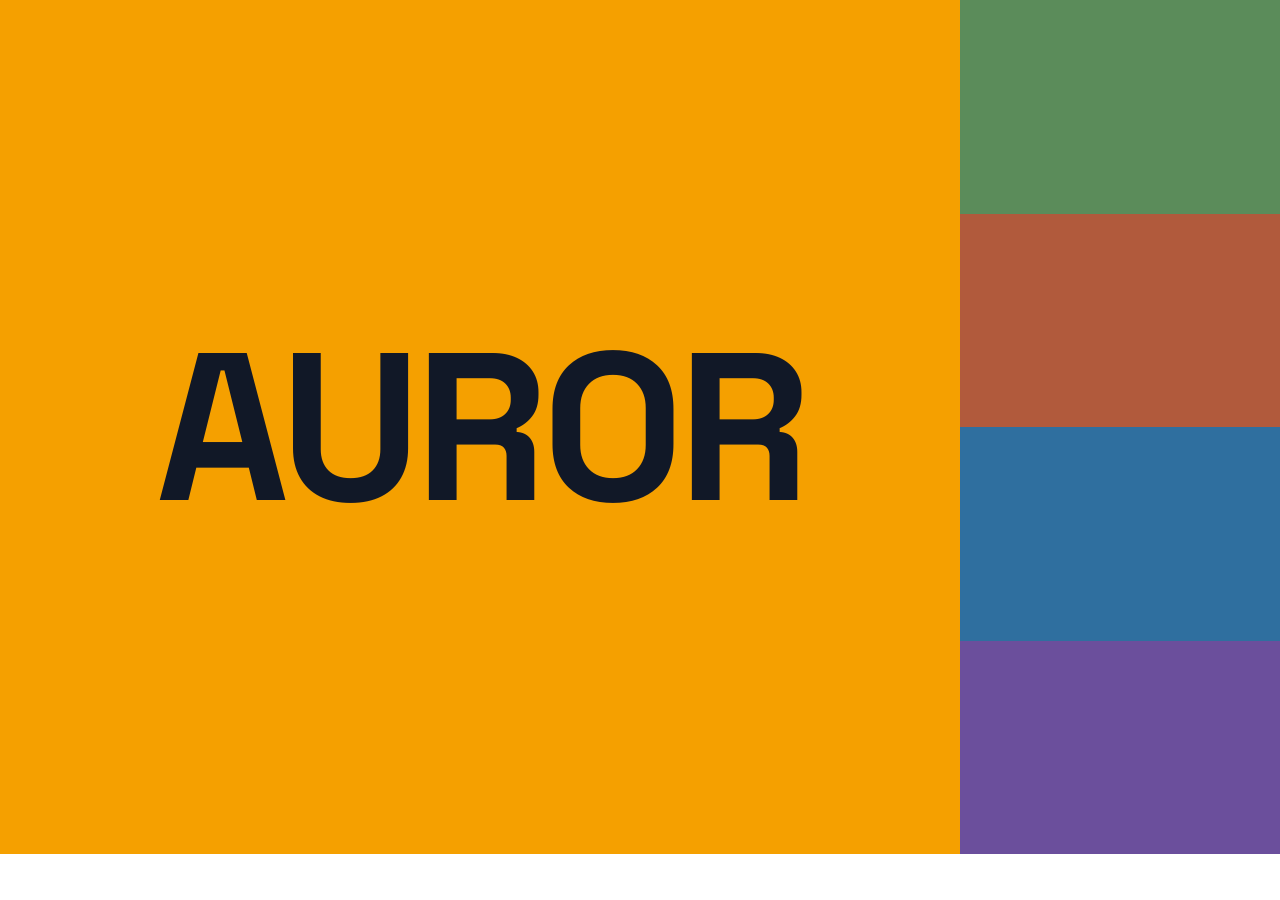
<file: thumbnail.html>
<!DOCTYPE html>
<html lang="en"><head><meta charset="utf-8"><title>AUROR</title><link rel="stylesheet" href="css/tokens.css">
<style>html,body{margin:0;padding:0}body{width:1280px;height:854px;display:grid;grid-template-columns:1fr 320px;font-family:var(--auror-font)}.mark{background:var(--auror-brand);display:flex;align-items:center;justify-content:center}.mark span{font-size:210px;font-weight:800;letter-spacing:-.03em;line-height:1;color:var(--auror-ink)}.strip{display:grid;grid-template-rows:repeat(4,1fr)}</style>
</head><body>
<div class="mark"><span>AUROR</span></div>
<div class="strip"><div style="background:var(--auror-fern)"></div><div style="background:var(--auror-clay)"></div><div style="background:var(--auror-river)"></div><div style="background:var(--auror-amethyst)"></div></div>
</body></html>
</file>
<file: css/tokens.css>
/* =========================================================
   AUROR — Design Tokens  (css/tokens.css)
   Extracted + extended from /css/ui.css in acme/auror
   ========================================================= */

/* ---- Type faces ------------------------------------------------------
   Space Grotesk carries the whole interface: a grotesque with enough
   character to belong to a surveying tool rather than to every SaaS
   dashboard. Space Mono is its monospaced sibling — one family, so the
   figures in a status bar read as part of the same voice.
   Both SIL Open Font License; see fonts/*-OFL.txt. */
@font-face{
  font-family: "Space Grotesk";
  src: url("../fonts/SpaceGrotesk%5Bwght%5D.ttf") format("truetype-variations"),
       url("../fonts/SpaceGrotesk%5Bwght%5D.ttf") format("truetype");
  font-weight: 300 700;
  font-style: normal;
  font-display: swap;
}
@font-face{
  font-family: "Space Mono";
  src: url("../fonts/SpaceMono-Regular.ttf") format("truetype");
  font-weight: 400;
  font-style: normal;
  font-display: swap;
}
@font-face{
  font-family: "Space Mono";
  src: url("../fonts/SpaceMono-Bold.ttf") format("truetype");
  font-weight: 700;
  font-style: normal;
  font-display: swap;
}

:root{
  /* ---- Brand ---- */
  --auror-brand:        #f5a000;   /* primary amber */
  --auror-brand-dark:   #d98c00;
  --auror-brand-soft:   rgba(245,160,0,.16);
  --auror-brand-tint:   rgba(245,160,0,.08);
  --auror-brand-ring:   rgba(245,160,0,.55);

  /* Secondary palette — extension to support layers/categories
     Drawn from common CAD layer colors, harmonized to brand */
  --auror-bone:         #f3ead8;   /* warm "fossil" neutral */
  --auror-fern:         #5b8c5a;   /* layer green */
  --auror-river:        #2f6f9f;   /* layer blue */
  --auror-clay:         #b15a3c;   /* layer terracotta */
  --auror-amethyst:     #6b4f9c;   /* layer violet */
  --auror-record:       #c0392b;   /* recording red — distinct from --danger,
                                      which means "destructive action" */

  /* ---- Surfaces ---- */
  --auror-bg:           #f3f5f7;
  --auror-canvas:       #fafafa;   /* drawing surface */
  --auror-card:         #ffffff;
  --auror-line:         #e5e7eb;
  --auror-line-strong:  rgba(17,24,39,.12);
  --auror-line-soft:    rgba(17,24,39,.08);
  --auror-grid:         rgba(17,24,39,.06);   /* canvas grid lines */
  --auror-grid-strong:  rgba(17,24,39,.18);   /* sample drawings on canvas */

  /* ---- Ink ---- */
  --auror-ink:          #111827;
  --auror-ink-2:        #374151;
  --auror-muted:        #5d6472;   /* one step darker than a neutral grey:
                                      Space Grotesk has a lower x-height than
                                      Inter, so 11px meta needs the contrast
                                      back rather than a bigger size */

  /* ---- State ---- */
  --auror-success:      #15803d;
  --auror-warn:         #b45309;
  --auror-danger:       #b91c1c;
  --auror-danger-soft:  #fecaca;
  --auror-info:         #1d4ed8;

  /* ---- Radius ----
     Single radius for the whole system. No pills, no varied corners. */
  --auror-r:            10px;
  /* Legacy aliases — all map to the single radius for backward compat */
  --auror-r-sm:         10px;
  --auror-r-md:         10px;
  --auror-r-lg:         10px;
  --auror-r-xl:         10px;
  --auror-r-pill:       10px;

  /* ---- Shadow ---- */
  --auror-shadow-sm:    0 6px 14px rgba(17,24,39,.10);
  --auror-shadow-md:    0 10px 24px rgba(17,24,39,.08);
  --auror-shadow-lg:    0 12px 30px rgba(17,24,39,.18);
  --auror-focus:        0 0 0 3px rgba(245,160,0,.25);

  /* ---- Spacing (4-base) ---- */
  --auror-s-1:          4px;
  --auror-s-2:          8px;
  --auror-s-3:          10px;
  --auror-s-4:          12px;
  --auror-s-5:          14px;
  --auror-s-6:          16px;
  --auror-s-8:          24px;
  --auror-s-10:         32px;
  --auror-s-12:         48px;

  /* ---- Type ---- */
  --auror-font:  "Space Grotesk", sans-serif;
  --auror-mono:  "Space Mono", ui-monospace, monospace;   /* @kind font */

  --auror-fs-11: 11px;   /* badges */
  --auror-fs-12: 12px;   /* small / labels / kbd */
  --auror-fs-13: 13px;   /* dense body */
  --auror-fs-14: 14px;   /* body */
  --auror-fs-16: 16px;   /* h3 */
  --auror-fs-20: 20px;   /* h2 */
  --auror-fs-28: 28px;   /* h1 */
  --auror-fs-40: 40px;   /* display */

  --auror-lh-tight: 1.1;    /* @kind font */
  --auror-lh-snug:  1.35;   /* @kind font */
  --auror-lh-body:  1.5;    /* @kind font */

  /* ---- Motion ---- */
  --auror-dur-fast: 80ms;    /* @kind other */
  --auror-dur-base: 120ms;   /* @kind other */
  --auror-dur-slow: 220ms;   /* @kind other */
  --auror-ease:     cubic-bezier(.2,.7,.2,1);   /* @kind other */

  /* ---- Sizing ---- */
  --auror-control-h:   36px;       /* default input/button */
  --auror-control-h-sm: 28px;      /* layer iconBtn */
  --auror-tool-h:      44px;       /* dock tool */
  --auror-header-h:    60px;

  /* =========================================================
     SEMANTIC LAYER — components consume these, not the raw values.
     Light theme defaults; dark overrides below.
     ========================================================= */

  /* Surfaces */
  --surface:            var(--auror-bg);          /* page rail / app shell */
  --surface-raised:     var(--auror-card);        /* cards, header, panels */
  --surface-sunken:     #eef1f4;                  /* inset wells, code blocks */
  --surface-canvas:     var(--auror-canvas);      /* drawing area */
  --surface-overlay:    rgba(17,24,39,.45);       /* modal scrim */

  /* Borders */
  --border:             var(--auror-line);
  --border-soft:        var(--auror-line-soft);
  --border-strong:      var(--auror-line-strong);

  /* Text */
  --text:               var(--auror-ink);         /* primary copy */
  --text-strong:        #000;                     /* maximum contrast */
  --text-secondary:     var(--auror-ink-2);       /* dense body, button labels */
  --text-muted:         var(--auror-muted);       /* meta, helper, captions */
  --text-on-accent:     var(--auror-ink);         /* sits on amber */
  --text-on-inverse:    #fff;                     /* sits on dark sb */

  /* Accent */
  --accent:             var(--auror-brand);
  --accent-hover:       var(--auror-brand-dark);
  --accent-soft:        var(--auror-brand-soft);
  --accent-tint:        var(--auror-brand-tint);
  --accent-ring:        var(--auror-brand-ring);

  /* Status */
  --success:            var(--auror-success);
  --warn:               var(--auror-warn);
  --danger:             var(--auror-danger);
  --danger-soft:        var(--auror-danger-soft);
  --info:               var(--auror-info);

  /* Capture — live voice recording. Not a status: it marks a running
     capture, so it stays saturated in every theme. */
  --record:             var(--auror-record);
  --record-fg:          #ffffff;

  /* Effects */
  --shadow-sm:          var(--auror-shadow-sm);
  --shadow-md:          var(--auror-shadow-md);
  --shadow-lg:          var(--auror-shadow-lg);
  --focus-ring:         var(--auror-focus);

  /* Inverse / dark sidebar (always dark in both themes) */
  --inverse-surface:    #0f1923;
  --inverse-border:     rgba(255,255,255,.06);
  --inverse-text:       #e8e8f0;
  --inverse-text-muted: rgba(255,255,255,.35);

  color-scheme: light;
}

/* =========================================================
   AUROR Switch — single source of truth.
   Used in design-system.html (Components) and settings.html.
   Markup:
     <label class="aurorSwitch">
       <input type="checkbox">
       <span class="track"><span class="thumb"></span></span>
       <span>Label</span>           // optional, only when inline next to text
     </label>
   ========================================================= */
.aurorSwitch{
  position: relative;
  display: inline-flex; align-items: center; gap: 10px;
  cursor: pointer; user-select: none;
  font-size: 12px; color: var(--text-secondary);
}
.aurorSwitch input{
  position: absolute; opacity: 0; pointer-events: none;
  width: 0; height: 0;
}
.aurorSwitch .track{
  box-sizing: border-box;
  width: 44px; height: 24px;
  flex-shrink: 0;
  border-radius: 7px;
  background: var(--surface-sunken);
  border: 1px solid var(--border);
  position: relative;
  transition:
    background var(--auror-dur-base) var(--auror-ease),
    border-color var(--auror-dur-base) var(--auror-ease);
}
.aurorSwitch .thumb{
  box-sizing: border-box;
  position: absolute;
  top: 3px;
  left: 3px;
  width: 16px; height: 16px;
  border-radius: 4px;
  background: var(--text-muted);
  /* Travel is a transform, not a change of `left`. Layout offsets are
     rounded per element, so at fractional device-pixel ratios the 3px gap
     survived on some rows and collapsed on others; a transform keeps
     subpixel precision and every switch on the page resolves the same way.
     It also means the thumb has ONE layout position, checked or not. */
  transform: translateX(0);
  transition:
    transform var(--auror-dur-base) var(--auror-ease),
    background var(--auror-dur-base) var(--auror-ease);
}
.aurorSwitch input:checked + .track{
  background: var(--accent-soft);
  border-color: var(--accent-ring);
}
.aurorSwitch input:checked + .track .thumb{
  /* 44 track − 2 border − 16 thumb − 6 gaps */
  transform: translateX(20px);
  background: var(--accent);
}
.aurorSwitch:hover .track{ border-color: var(--text-secondary); }
.aurorSwitch input:focus-visible + .track{
  box-shadow: var(--focus-ring);
}

/* =========================================================
   DARK THEME — set <html data-theme="dark"> to activate
   ========================================================= */
[data-theme="dark"]{
  /* Reposition raw tokens that need a different value in dark */
  --auror-bg:           #181c22;
  --auror-card:         #23272e;
  --auror-canvas:       #1c2028;
  --auror-line:         rgba(255,255,255,.08);
  --auror-line-strong:  rgba(255,255,255,.18);
  --auror-line-soft:    rgba(255,255,255,.05);

  --auror-ink:          #e0e4ea;
  --auror-ink-2:        #c4cbd4;
  --auror-muted:        #99a2af;
  --auror-grid:         rgba(255,255,255,.07);
  --auror-grid-strong:  rgba(255,255,255,.55);

  --auror-shadow-sm:    0 2px 14px rgba(0,0,0,.45);
  --auror-shadow-md:    0 8px 24px rgba(0,0,0,.5);
  --auror-shadow-lg:    0 16px 36px rgba(0,0,0,.55);
  --auror-focus:        0 0 0 3px rgba(245,160,0,.4);

  /* Re-derive semantic surfaces */
  --surface:            #15191f;
  --surface-raised:     var(--auror-card);
  --surface-sunken:     #1c2028;
  --surface-canvas:     #2a2f37;        /* lighter than shell so the page shows */
  --surface-overlay:    rgba(0,0,0,.6);

  /* Brand soft/tint — re-tinted for dark */
  --accent-soft:        rgba(245,160,0,.18);
  --accent-tint:        rgba(245,160,0,.10);
  --accent-ring:        rgba(245,160,0,.55);

  /* Inverse stays dark — same values, but borders pop a little more */
  --inverse-surface:    #0a121a;
  --inverse-border:     rgba(255,255,255,.08);

  color-scheme: dark;
}

/* =========================================================
   E-INK THEME — set <html data-theme="eink"> to activate
   Pure white ground, black outlines, no shadow, no colour.
   Greys limited to a few steps e-ink panels can actually render.
   ========================================================= */
[data-theme="eink"]{
  /* Brand collapses to ink */
  --auror-brand:        #000;
  --auror-brand-dark:   #000;
  --auror-brand-soft:   #ffffff;
  --auror-brand-tint:   #ffffff;
  --auror-brand-ring:   #000;

  --auror-bone:         #ffffff;
  --auror-fern:         #000;
  --auror-river:        #000;
  --auror-clay:         #000;
  --auror-amethyst:     #000;

  /* Surfaces — everything white */
  --auror-bg:           #ffffff;
  --auror-canvas:       #ffffff;
  --auror-card:         #ffffff;
  --auror-line:         #000;
  --auror-line-strong:  #000;
  --auror-line-soft:    #000;
  --auror-grid:         #d4d4d4;
  --auror-grid-strong:  #000;

  --auror-ink:          #000;
  --auror-ink-2:        #000;
  --auror-muted:        #4a4a4a;

  /* Status reads as ink; meaning carries through label + icon, not hue */
  --auror-success:      #000;
  --auror-warn:         #000;
  --auror-danger:       #000;
  --auror-danger-soft:  #ffffff;
  --auror-info:         #000;

  /* No shadows — e-ink cannot render soft gradients */
  --auror-shadow-sm:    none;
  --auror-shadow-md:    none;
  --auror-shadow-lg:    none;
  --auror-focus:        0 0 0 2px #000;

  --surface:            #ffffff;
  --surface-raised:     #ffffff;
  --surface-sunken:     #ededed;   /* hover / well — only grey in the system */
  --surface-canvas:     #ffffff;
  --surface-overlay:    rgba(0,0,0,.35);

  --border:             #000;
  --border-soft:        #000;
  --border-strong:      #000;

  --text:               #000;
  --text-strong:        #000;
  --text-secondary:     #000;
  --text-muted:         #4a4a4a;
  --text-on-accent:     #ffffff;
  --text-on-inverse:    #ffffff;

  --accent:             #000;
  --accent-hover:       #000;
  --accent-soft:        #ffffff;
  --accent-tint:        #ffffff;
  --accent-ring:        #000;

  --success:            #000;
  --warn:               #000;
  --danger:             #000;
  --danger-soft:        #ffffff;
  --info:               #000;

  --record:             #000;
  --record-fg:          #ffffff;

  --inverse-surface:    #000;
  --inverse-border:     #ffffff;
  --inverse-text:       #ffffff;
  --inverse-text-muted: rgba(255,255,255,.75);

  color-scheme: light;
}

/* Panel refresh is slow: no transitions, no animation */
[data-theme="eink"] *,
[data-theme="eink"] *::before,
[data-theme="eink"] *::after{
  transition: none !important;
  animation: none !important;
}

/* Switch in e-ink: outlined track, solid ink thumb when on.
   State is also spelled out with I / O — the thumb covers the inactive
   letter, so the visible glyph is always the current state. */
[data-theme="eink"] .aurorSwitch .track{ background: #fff; border-color: #000; }
/* Deeper inset than the base switch: the solid thumb sits on a white track,
   so the gap is the only thing separating two hard edges. 4px, radius 3
   (7 − 4). Travel stays a transform, same as the base switch. */
[data-theme="eink"] .aurorSwitch .thumb{
  background: #fff; border: 1px solid #000;
  top: 4px; left: 4px; width: 14px; height: 14px; border-radius: 3px;
}
[data-theme="eink"] .aurorSwitch input:checked + .track .thumb{ transform: translateX(20px); }
[data-theme="eink"] .aurorSwitch input:checked + .track{ background: #fff; border-color: #000; }
[data-theme="eink"] .aurorSwitch input:checked + .track .thumb{ background: #000; }
[data-theme="eink"] .aurorSwitch .track::before,
[data-theme="eink"] .aurorSwitch .track::after{
  position: absolute; top: 0; bottom: 0; width: 23px;
  display: flex; align-items: center; justify-content: center;
  font: 700 11px/1 var(--auror-font);
  color: #000;
}
[data-theme="eink"] .aurorSwitch .track::before{ content: "I"; left: 0; }
[data-theme="eink"] .aurorSwitch .track::after{ content: "O"; left: 19px; }
</file>
<file: css/ui.css>
/* =========================================================
   AUROR — UI Component Layer  (css/ui.css)
   The SINGLE shared component layer for every AUROR page.
   Canon: design-system.html. Consumes ONLY semantic tokens
   + named scales from tokens.css — never raw hex/rgb values.
   Load order:  css/tokens.css  →  css/ui.css
   ========================================================= */

/* ---- Reset / base ---------------------------------------------------- */
*{ box-sizing: border-box; }
html, body{ margin: 0; padding: 0; }
body{
  font-family: var(--auror-font);
  background: var(--surface);
  color: var(--text);
  font-size: var(--auror-fs-14);
  line-height: var(--auror-lh-body);
  -webkit-font-smoothing: antialiased;
  text-rendering: optimizeLegibility;
}
a{ color: inherit; }

/* ---- Floating header (.dsHeader family) ------------------------------ */
.dsHeaderRail{
  position: sticky; top: 0; z-index: 50;
  background: transparent;
  padding: 10px 10px 16px;
  pointer-events: none;
}
.dsHeaderRail::before{
  content: "";
  position: absolute; inset: 0;
  background: linear-gradient(to bottom,
    var(--surface) 0%,
    var(--surface) 60%,
    color-mix(in srgb, var(--surface) 70%, transparent) 80%,
    transparent 100%);
  pointer-events: none;
  z-index: -1;
}
.dsHeaderRail > *{ pointer-events: auto; }
.dsHeader{
  position: relative;
  height: 48px;
  background: var(--surface-raised);
  border: 1px solid var(--border);
  border-radius: var(--auror-r);
  box-shadow: var(--shadow-sm);
  display: flex; align-items: center; justify-content: space-between;
  padding: 0 16px;
  gap: 12px;
}
.dsBrand{
  display: flex; align-items: center; gap: 10px;
  font-weight: 700; letter-spacing: .3px; font-size: 15px;
  color: var(--text); min-width: 0; flex-shrink: 0;
}
/* Brand mark — DARK on --text (canon decision), flips in both themes
   using tokens only: dark fill / light glyph in light mode, and the
   inverse in dark mode. No hardcoded white, no [data-theme] override.

   Height is fixed; width is not. A one-letter mark stays a 28px square,
   a longer name or a wide logo grows sideways and pushes the wordmark
   right. Nothing ever scales the glyph down to fit. */
.dsBrandMark{
  height: 28px; min-width: 28px; width: auto;
  box-sizing: border-box; padding: 0 7px;
  border-radius: var(--auror-r);
  background: var(--text);
  color: var(--surface-raised);
  display: inline-flex; align-items: center; justify-content: center;
  font-weight: 800; font-size: 13px; letter-spacing: -.02em;
  white-space: nowrap;
  flex-shrink: 0;
  overflow: hidden;
}
/* A logo keeps its aspect ratio and sets the mark's width. It also drops the
   dark plate: a transparent PNG would otherwise sit on a black tile. Add
   .dsBrandMark--plate back if a logo genuinely needs the fill behind it. */
.dsBrandMark:has(img){ padding: 0; background: none; }
.dsBrandMark--plate:has(img){ background: var(--text); padding: 0 6px; }
.dsBrandMark img{ height: 100%; width: auto; object-fit: contain; display: block; }

/* Theme-following logo. Two ways, both driven by the mark's own colour:

   1. Inline <svg> in the markup, with fill="currentColor" on the shapes.
      Best when the logo is one colour and you can edit its source.
   2. .dsBrandMark--ink + a --logo url(): the file is used as a mask, so only
      its alpha matters and any format works, PNG included. The logo is then
      painted in --text and flips with the theme for free.
   A full-colour logo that must keep its own palette uses plain <img>. */
.dsBrandMark svg{ height: 100%; width: auto; display: block; color: var(--text); }
.dsBrandMark--ink{
  background: none; padding: 0;
  width: var(--logo-w, 96px);
  -webkit-mask: var(--logo) center / contain no-repeat;
  mask: var(--logo) center / contain no-repeat;
  background-color: var(--text);
}
.dsBrand .dsBrandWord{ white-space: nowrap; overflow: hidden; text-overflow: ellipsis; }
/* Page name beside the brand: "AUROR / Settings". The slash is drawn, not
   typed, so it holds its weight at any size and never gets selected with
   the text. The page name is the lighter of the two — the brand is the
   constant, the page is what changes. */
.dsBrand .dsPage{
  display: flex; align-items: center; gap: 10px;
  min-width: 0; font-weight: 500; color: var(--text-secondary);
}
.dsBrand .dsPage::before{
  content: ""; width: 1px; height: 16px;
  background: var(--border);
  transform: rotate(18deg);
  flex-shrink: 0;
}
.dsBrand .tag{
  font-size: 11px; padding: 4px 8px; border-radius: var(--auror-r);
  border: 1px solid var(--border); color: var(--text-muted);
  background: var(--surface-raised); font-weight: 600;
  white-space: nowrap;
  font-variant-numeric: tabular-nums;
}
/* The nav is a flex child, not an absolutely-centred overlay: out of flow
   it cannot be squeezed by the clusters on either side, and a long tab set
   runs straight under them. In flow it shrinks first and scrolls, and the
   brand and the right-hand controls always keep their space. */
.dsHeader nav{
  flex: 1 1 auto; min-width: 0;
  display: flex; gap: 2px; flex-wrap: nowrap; overflow-x: auto;
  justify-content: center;
  font-size: 12px;
  scrollbar-width: none;
}
.dsHeader nav::-webkit-scrollbar{ display: none; }
.dsHeader nav a,
.dsHeader nav button{
  font: inherit; border: none; background: transparent; cursor: pointer;
  text-decoration: none;
  color: var(--text-muted);
  padding: 6px 10px; border-radius: var(--auror-r);
  white-space: nowrap;
  transition: background var(--auror-dur-fast) ease, color var(--auror-dur-fast) ease;
}
.dsHeader nav a:hover,
.dsHeader nav button:hover{ background: var(--surface); color: var(--text); }
/* Current section. Set aria-current="page" on the active item — the state
   is in the markup, so assistive tech gets it too, not just the eye. */
.dsHeader nav a[aria-current="page"],
.dsHeader nav button[aria-current="page"]{
  color: var(--text); font-weight: 600;
  background: var(--accent-soft);
}
.dsHeaderRight{
  display: flex; align-items: center; gap: 8px; flex-shrink: 0;
  font-size: 12px; color: var(--text-muted);
  flex-shrink: 0;
}
.verTag{
  font-size: 11px; padding: 4px 8px;
  border: 1px solid var(--border); border-radius: var(--auror-r);
  background: var(--surface-raised); color: var(--text-secondary);
  font-variant-numeric: tabular-nums;
  white-space: nowrap;
  display: inline-flex; align-items: center; gap: 6px;
}
.verTag .dot{ width: 6px; height: 6px; border-radius: 2px; background: var(--accent); }

/* ---- Header nav toggle (mobile) --------------------------------------
   The centred nav can never fit a phone width, so below the breakpoint it
   collapses into a drawer under the header, opened by .dsNavToggle.
   The button is inert (display:none) on desktop — same markup everywhere. */
.dsNavToggle{
  display: none;
  width: 32px; height: 32px;
  align-items: center; justify-content: center;
  background: var(--surface-raised);
  border: 1px solid var(--border);
  border-radius: var(--auror-r);
  color: var(--text-secondary);
  cursor: pointer; flex-shrink: 0;
  transition: background var(--auror-dur-fast) ease, color var(--auror-dur-fast) ease;
}
.dsNavToggle:hover{ background: var(--surface); color: var(--text); }
.dsNavToggle:focus-visible{ box-shadow: var(--focus-ring); outline: none; }
.dsNavToggle svg{ width: 16px; height: 16px; }
.dsNavToggle .ic-close{ display: none; }
.dsHeader[data-nav-open] .dsNavToggle .ic-close{ display: block; }
.dsHeader[data-nav-open] .dsNavToggle .ic-menu{ display: none; }

@media (max-width: 1024px){
  .dsNavToggle{ display: inline-flex; }
  .dsHeader nav{
    position: absolute; left: 0; right: 0; top: calc(100% + 8px);
    transform: none;
    display: none;
    flex-direction: column; gap: 2px;
    overflow: visible;
    padding: 8px;
    font-size: 13px;
    background: var(--surface-raised);
    border: 1px solid var(--border);
    border-radius: var(--auror-r);
    box-shadow: var(--shadow-md);
  }
  .dsHeader[data-nav-open] nav{ display: flex; }
  .dsHeader nav a,
  .dsHeader nav button{ padding: 10px 12px; text-align: left; width: 100%; }
}
@media (max-width: 480px){
  .dsHeaderRail{ padding: 8px 8px 14px; }
  .dsHeader{ padding: 0 10px; gap: 8px; }
  .dsBrand .tag,
  .dsBrand .dsPage,
  .dsHeaderRight .verTag{ display: none; }
}

/* Header icon buttons — .themeToggle and the generic .iconBtn share one look */
.themeToggle, .iconBtn{
  width: 32px; height: 32px;
  border-radius: var(--auror-r);
  border: 1px solid var(--border);
  background: var(--surface-raised);
  color: var(--text-secondary);
  display: inline-grid; place-items: center;
  cursor: pointer;
  transition: background var(--auror-dur-fast) ease, color var(--auror-dur-fast) ease, border-color var(--auror-dur-fast) ease;
}
.themeToggle:hover, .iconBtn:hover{ background: var(--surface-sunken); color: var(--text); }
.themeToggle svg, .iconBtn svg{ width: 16px; height: 16px; }
.iconBtn--accent{
  background: var(--accent); border-color: var(--accent); color: var(--text-on-accent);
}
.iconBtn--accent:hover{ background: var(--accent-hover); border-color: var(--accent-hover); color: var(--text-on-accent); }
/* Sun / moon / e-ink icon swap driven by theme — light > dark > eink */
.themeToggle .ic-moon, .iconBtn .ic-moon,
.themeToggle .ic-eink, .iconBtn .ic-eink{ display: none; }
[data-theme="dark"] .themeToggle .ic-sun, [data-theme="dark"] .iconBtn .ic-sun{ display: none; }
[data-theme="dark"] .themeToggle .ic-moon, [data-theme="dark"] .iconBtn .ic-moon{ display: block; }
[data-theme="eink"] .themeToggle .ic-sun, [data-theme="eink"] .iconBtn .ic-sun{ display: none; }
[data-theme="eink"] .themeToggle .ic-eink, [data-theme="eink"] .iconBtn .ic-eink{ display: block; }

/* ---- E-ink overrides -------------------------------------------------
   Every surface is white; separation comes from a 1px black outline. */
[data-theme="eink"] .card,
[data-theme="eink"] .dsHeader,
[data-theme="eink"] .aurorBtn,
[data-theme="eink"] .aurorInput,
[data-theme="eink"] .aurorSelect,
[data-theme="eink"] .themeToggle,
[data-theme="eink"] .iconBtn,
[data-theme="eink"] .iconBtnSm,
[data-theme="eink"] .dsTag,
[data-theme="eink"] .dsNavToggle,
[data-theme="eink"] .badgeSm,
[data-theme="eink"] .kbd{
  background: #fff; border: 1px solid #000; box-shadow: none;
}
[data-theme="eink"] .aurorBtn.primary,
[data-theme="eink"] .iconBtn--accent{ background: #000; color: #fff; border-color: #000; }
[data-theme="eink"] .aurorBtn.primary:hover,
[data-theme="eink"] .iconBtn--accent:hover{ background: #000; color: #fff; }
[data-theme="eink"] .aurorBtn.active{ background: #000; color: #fff; }
[data-theme="eink"] .aurorBtn.danger{ background: #fff; color: #000; border: 2px solid #000; }
[data-theme="eink"] .aurorBtn:hover,
[data-theme="eink"] .themeToggle:hover,
[data-theme="eink"] .dsNavToggle:hover,
[data-theme="eink"] .dsHeader nav a:hover,
[data-theme="eink"] .dsHeader nav button:hover{ background: #ededed; }
/* No amber to lean on: the current section inverts. */
[data-theme="eink"] .dsHeader nav a[aria-current="page"],
[data-theme="eink"] .dsHeader nav button[aria-current="page"]{ background: #000; color: #fff; }
[data-theme="eink"] .iconBtn:hover{ background: #ededed; }
/* The nav only needs an outline when it is a floating drawer; inline in the
   header it is already inside the header's own box. */
@media (max-width: 1024px){
  [data-theme="eink"] .dsHeader nav{ background: #fff; border: 1px solid #000; }
}
[data-theme="eink"] .aurorBtn.disabled,
[data-theme="eink"] .aurorBtn:disabled{ opacity: 1; color: #4a4a4a; border-style: dashed; }
[data-theme="eink"] .cardHeader{ border-bottom: 1px solid #000; background: #fff; }

/* ---- Card ------------------------------------------------------------ */
.card{
  background: var(--surface-raised);
  border: 1px solid var(--border);
  border-radius: var(--auror-r);
  box-shadow: var(--shadow-md);
  overflow: hidden;
}
.cardHeader{
  padding: 14px 18px;
  border-bottom: 1px solid var(--border);
  display: flex; align-items: center; justify-content: space-between;
  gap: 12px;
}
.cardHeader h2, .cardHeader h3{ margin: 0; font-size: var(--auror-fs-14); font-weight: 700; }
.cardHeader .small, .cardHeader .hint{ color: var(--text-muted); font-size: var(--auror-fs-12); }
.cardBody{ padding: 18px; }

/* ---- Buttons --------------------------------------------------------- */
.aurorBtn{
  border: 1px solid var(--border);
  background: var(--surface-raised); color: var(--text);
  padding: 10px 12px; border-radius: var(--auror-r);
  cursor: pointer;
  display: inline-flex; align-items: center; justify-content: center;
  gap: 8px; white-space: nowrap; line-height: 1.1;
  transition: transform var(--auror-dur-fast) ease, background var(--auror-dur-base) ease, border-color var(--auror-dur-base) ease;
  font-family: inherit; font-size: 13px;
}
.aurorBtn:hover{ background: var(--surface-sunken); }
.aurorBtn:active{ transform: translateY(1px); }
.aurorBtn > svg{ width: 16px; height: 16px; flex: 0 0 auto; }
.aurorBtn.primary{
  background: var(--accent);
  border-color: var(--accent-hover);
  color: var(--text-on-accent); font-weight: 600;
}
.aurorBtn.primary:hover{ background: var(--accent-hover); border-color: var(--accent-hover); }
.aurorBtn.danger{
  background: var(--surface-raised);
  border-color: var(--danger-soft);
  color: var(--danger);
}
.aurorBtn.danger:hover{ background: var(--danger-soft); }
.aurorBtn.active{
  box-shadow: var(--focus-ring);
  border-color: var(--accent-ring);
}
.aurorBtn[disabled]{ opacity: .5; cursor: not-allowed; }

.btnIco{
  display: inline-flex; width: 20px; height: 20px;
  align-items: center; justify-content: center;
  color: currentColor;
}
.btnIco svg{ width: 20px; height: 20px; display: block; overflow: visible; }

/* Small square icon button (layer actions, list rows) */
.iconBtnSm{
  width: 28px; height: 28px; padding: 0;
  border-radius: var(--auror-r);
  border: 1px solid var(--border);
  background: var(--surface-raised); cursor: pointer;
  display: grid; place-items: center;
  color: var(--text-secondary);
}
.iconBtnSm:hover{ background: var(--surface); }
.iconBtnSm svg{ width: 14px; height: 14px; }

/* ---- Form rows and fields -------------------------------------------
   Label, control and help as one unit. The help line holds its space so
   a field never changes height when validation fires. */
.row{ display: grid; grid-template-columns: 1fr 1fr; gap: 12px; margin-bottom: 12px; }
.row.three{ grid-template-columns: 1fr 1fr 1fr; }
@media (max-width: 700px){ .row, .row.three{ grid-template-columns: 1fr; } }
.field{ display: flex; flex-direction: column; gap: 6px; }
.field label{ font-size: 12px; font-weight: 600; color: var(--text-secondary); letter-spacing: .01em; }
.field .help{ font-size: 11px; color: var(--text-muted); line-height: 1.4; }
textarea.aurorInput{ height: auto; padding: 8px 10px; line-height: var(--auror-lh-snug); resize: vertical; min-height: 80px; }

/* ---- Number field with unit and stepper (.inputUnit) -----------------
   The native spinner is tiny, appears on hover only, and sits wherever the
   platform puts it — on top of a unit suffix. Replaced with two square
   buttons in AUROR's own vocabulary, always visible, inside the input's
   border. Behaviour in js/number-field.js. */
.inputUnit{ position: relative; display: flex; align-items: center; }
.inputUnit .aurorInput{ flex: 1; padding-right: 66px; }
.inputUnit .aurorInput[type="number"]{ appearance: textfield; -moz-appearance: textfield; }
.inputUnit .aurorInput[type="number"]::-webkit-outer-spin-button,
.inputUnit .aurorInput[type="number"]::-webkit-inner-spin-button{ -webkit-appearance: none; margin: 0; }
.inputUnit .unit{
  position: absolute; right: 34px;
  font-size: 11px; color: var(--text-muted);
  pointer-events: none;
}
.inputUnit .stepper{
  position: absolute; right: 1px; top: 1px; bottom: 1px; width: 24px;
  display: grid; grid-template-rows: 1fr 1fr;
  border-left: 1px solid var(--border);
  border-radius: 0 calc(var(--auror-r) - 1px) calc(var(--auror-r) - 1px) 0;
  overflow: hidden;
}
.inputUnit .stepper button{
  border: none; background: var(--surface); color: var(--text-secondary);
  cursor: pointer; padding: 0;
  display: grid; place-items: center;
  transition: background var(--auror-dur-fast) ease, color var(--auror-dur-fast) ease;
}
.inputUnit .stepper button + button{ border-top: 1px solid var(--border); }
.inputUnit .stepper button:hover{ background: var(--accent-soft); color: var(--text); }
.inputUnit .stepper button:active{ background: var(--accent-ring); }
.inputUnit .stepper svg{ width: 9px; height: 9px; }
[data-theme="eink"] .inputUnit .stepper button{ background: #fff; color: #000; }
[data-theme="eink"] .inputUnit .stepper button:hover{ background: #ededed; }

/* ---- Inputs / selects ------------------------------------------------ */
.aurorInput, .aurorSelect{
  width: 100%;
  height: var(--auror-control-h);
  border: 1px solid var(--border);
  border-radius: var(--auror-r);
  padding: 0 10px;
  background: var(--surface-raised); color: var(--text);
  font-family: inherit; font-size: 13px;
  outline: none;
  transition: border-color var(--auror-dur-base) var(--auror-ease), box-shadow var(--auror-dur-base) var(--auror-ease);
}
.aurorInput:focus, .aurorSelect:focus{
  box-shadow: var(--focus-ring);
  border-color: var(--accent-ring);
}
.aurorLabel{
  font-size: 12px; color: var(--text-secondary);
  display: block; margin: 0 0 6px;
}

/* ---- Tags / badges / keyboard keys ----------------------------------- */
.dsTag{
  font-size: 12px; padding: 6px 10px;
  border: 1px solid var(--border); border-radius: var(--auror-r);
  background: var(--surface-raised); color: var(--text-secondary);
  display: inline-flex; align-items: center; gap: 6px;
}
.dsTag--brand{ background: var(--accent-soft); border-color: var(--accent-ring); color: var(--text); font-weight: 600; }
.dsTag--ghost{ background: transparent; }
/* Coordinates and codes read as a tag like any other — only the digits
   line up, which is what the mono is for. */
.dsTag--mono{ font-family: var(--auror-mono); font-size: 11px; }
.badgeSm{
  font-size: 11px; padding: 4px 10px;
  border: 1px solid var(--border); border-radius: var(--auror-r);
  background: var(--surface-raised); color: var(--text-secondary);
}
/* ---- Stacked table (.stackTable) ------------------------------------
   A wide table has no honest narrow form: six columns on a phone either
   scroll sideways or crush. Below the breakpoint each row becomes a card
   and every cell carries its own label, taken from data-label — so the
   header row can go away without the values losing their meaning.
   Add .stackTable next to the table's own class; cells need data-label. */
@media (max-width: 760px){
  .stackTable, .stackTable tbody, .stackTable tr, .stackTable td{ display: block; width: 100%; }
  .stackTable thead{ display: none; }
  .stackTable tr{
    border: 1px solid var(--border);
    border-radius: var(--auror-r);
    padding: 12px;
    margin-bottom: 10px;
    background: var(--surface-raised);
  }
  .stackTable td{
    border: none; padding: 5px 0;
    /* Only the label is pushed apart. space-between here would treat every
       child of the cell as a separate item and scatter a value's own parts
       (dot + word, bar + figure) across the row. */
    display: flex; align-items: center; gap: 6px;
  }
  .stackTable td::before{
    content: attr(data-label);
    font-size: 11px; font-weight: 700; letter-spacing: .06em; text-transform: uppercase;
    color: var(--text-muted); flex-shrink: 0; margin-right: auto; padding-right: 12px;
  }
  /* Identity and actions are not label/value pairs — they run full width. */
  .stackTable td[data-label=""]::before{ content: none; }
  .stackTable td[data-label=""]{ display: block; }
  .stackTable td:first-child{ padding: 0 0 10px; border-bottom: 1px solid var(--border-soft); margin-bottom: 6px; }
  .stackTable td:last-child{ padding-top: 10px; }
  .stackTable td:last-child > *{ justify-content: flex-end; }
}

/* ---- Inline code in prose — the mono face carries the distinction, so no
   chip: a run of pills inside a sentence fights the text it explains.
   .kbd stays for things that really are keys or discrete chips. */
.codeInline{
  font-family: var(--auror-mono);
  font-size: .92em;
  color: var(--text);
}
.kbd{
  font-family: var(--auror-mono);
  font-variant-numeric: tabular-nums;
  font-size: 11px;
  padding: 4px 8px;
  border: 1px solid var(--border);
  border-radius: var(--auror-r);
  color: var(--text-secondary);
  background: var(--surface-raised);
}

/* ---- Audio bar (.aurorAudioBar) --------------------------------------
   Floating voice-capture strip. One shell, three states via [data-state]:
   idle / recording / playback. It is a movable object, not a docked bar —
   the user grabs it, parks it anywhere over the canvas, and narrows it
   until only the transport is left. Everything past the controls degrades
   away as width drops (container queries), so there is no broken state.

   Markup contract:
     <div class="aurorAudioBar" data-state="idle" style="left:..;top:..;width:..">
       <span class="abGrip"></span>   drag handle
       <button class="recBtn">        record / stop
       <div class="abBody">           state rows
       <span class="abResize"></span> width handle

   Behaviour lives in js/audio-bar.js — CSS alone positions and sizes it. */
.aurorAudioBar{
  position: absolute;
  display: flex; align-items: center; gap: 6px;
  width: 460px; min-width: 132px; max-width: 100%;
  padding: 5px 6px 5px 4px;
  background: var(--inverse-surface);
  color: var(--inverse-text);
  border: 1px solid var(--inverse-border);
  border-radius: var(--auror-r);
  box-shadow: var(--shadow-lg);
  user-select: none;
  container-type: inline-size;
  z-index: 60;
}
.aurorAudioBar[data-dragging]{ cursor: grabbing; box-shadow: var(--shadow-lg); }

/* Grip and width handle — the two ends of the bar. Same object, same
   treatment: a continuous rule the pointer can take hold of. Only the axis
   they act on differs, which the cursor says. */
.aurorAudioBar .abGrip,
.aurorAudioBar .abResize{
  flex-shrink: 0; width: 11px; height: 22px;
  color: var(--inverse-text-muted);
  background-image: linear-gradient(currentColor, currentColor);
  background-size: 2px 100%; background-position: center;
  background-repeat: no-repeat;
  transition: color var(--auror-dur-base) var(--auror-ease);
}
.aurorAudioBar .abGrip:hover,
.aurorAudioBar .abResize:hover{ color: var(--inverse-text); }
.aurorAudioBar .abGrip{ cursor: grab; }
.aurorAudioBar .abResize{ cursor: ew-resize; }
.aurorAudioBar[data-dragging] .abGrip{ cursor: grabbing; }

.aurorAudioBar .abBody{ flex: 1; min-width: 0; display: flex; align-items: center; }
.aurorAudioBar .abIdle,
.aurorAudioBar .abRec,
.aurorAudioBar .abPlay{ display: none; min-width: 0; width: 100%; }
.aurorAudioBar[data-state="idle"] .abIdle,
.aurorAudioBar[data-state="recording"] .abRec,
.aurorAudioBar[data-state="playback"] .abPlay{
  display: flex; align-items: center; gap: 6px;
}

/* Record trigger — the only saturated element on the bar */
.aurorAudioBar .recBtn{
  width: 26px; height: 26px; flex-shrink: 0;
  border: none; border-radius: var(--auror-r);
  background: var(--record); color: var(--record-fg);
  display: flex; align-items: center; justify-content: center;
  cursor: pointer;
  transition: background var(--auror-dur-base) var(--auror-ease);
}
.aurorAudioBar .recBtn svg{ width: 11px; height: 11px; fill: currentColor; }
.aurorAudioBar[data-state="recording"] .recBtn{ animation: aurorRecPulse 1s infinite; }
@keyframes aurorRecPulse{
  0%,100%{ box-shadow: 0 0 0 0 color-mix(in srgb, var(--record) 60%, transparent); }
  50%    { box-shadow: 0 0 0 5px color-mix(in srgb, var(--record) 0%, transparent); }
}

/* Transport buttons — one square chip in three sizes. The primary transport
   of each state (play, pause) matches the record trigger; discard steps down
   a size so it never reads as a peer of the thing it undoes. */
.aurorAudioBar .abBtn{
  width: 22px; height: 22px; flex-shrink: 0;
  border: none; border-radius: var(--auror-r);
  background: color-mix(in srgb, var(--inverse-text) 13%, transparent);
  color: var(--inverse-text);
  display: flex; align-items: center; justify-content: center;
  cursor: pointer;
  transition: background var(--auror-dur-base) var(--auror-ease),
              color var(--auror-dur-base) var(--auror-ease);
}
.aurorAudioBar .abBtn:hover{ background: color-mix(in srgb, var(--inverse-text) 24%, transparent); }
.aurorAudioBar .abBtn svg{ width: 12px; height: 12px; fill: none; stroke: currentColor; stroke-width: 2; stroke-linecap: round; stroke-linejoin: round; }
.aurorAudioBar .abBtn--fill svg{ fill: currentColor; stroke: none; }
/* Same footprint as .recBtn — the two sit side by side */
.aurorAudioBar .abBtn--main{ width: 26px; height: 26px; }
.aurorAudioBar .abBtn--main svg{ width: 13px; height: 13px; }
.aurorAudioBar .abBtn--sm{ width: 20px; height: 20px; }
.aurorAudioBar .abBtn--sm svg{ width: 11px; height: 11px; }
/* Discard — a cross, not a bin: it dismisses the take rather than deleting
   a file. Destructive, so it asks first. */
.aurorAudioBar .abBtn--discard{ color: var(--inverse-text-muted); }
.aurorAudioBar .abBtn--discard:hover,
.aurorAudioBar[data-confirm] .abBtn--discard{ background: var(--record); color: var(--record-fg); }

/* Confirm popover — rides above the bar so it moves with it. The default
   placement here is the no-JS fallback; audio-bar.js re-places it (flipping
   below, clamping sideways) so it can never be clipped by the canvas. */
.aurorAudioBar .abConfirm{
  position: absolute; bottom: calc(100% + 8px); right: 0;
  display: none; align-items: center; gap: 8px; flex-wrap: wrap;
  padding: 8px 10px; max-width: 260px;
  background: var(--inverse-surface); color: var(--inverse-text);
  border: 1px solid var(--inverse-border);
  border-radius: var(--auror-r);
  box-shadow: var(--shadow-lg);
}
.aurorAudioBar[data-confirm] .abConfirm{ display: flex; }
.aurorAudioBar .abConfirm span{ font-size: 11px; flex: 1 1 auto; min-width: 0; }
.aurorAudioBar .abConfirmBtn{
  font: inherit; font-size: 11px; line-height: 1;
  padding: 5px 10px; cursor: pointer; white-space: nowrap;
  border-radius: var(--auror-r);
  border: 1px solid color-mix(in srgb, var(--inverse-text) 22%, transparent);
  background: transparent; color: var(--inverse-text);
  transition: background var(--auror-dur-base) var(--auror-ease);
}
.aurorAudioBar .abConfirmBtn:hover{ background: color-mix(in srgb, var(--inverse-text) 13%, transparent); }
.aurorAudioBar .abConfirmBtn--discard{
  background: var(--record); border-color: var(--record); color: var(--record-fg);
  font-weight: 600;
}
.aurorAudioBar .abConfirmBtn--discard:hover{ background: var(--record); }

.aurorAudioBar .abIdle{ font-size: 11px; color: var(--inverse-text-muted); }
.aurorAudioBar .recDot{
  width: 5px; height: 5px; flex-shrink: 0;
  border-radius: 50%; background: var(--record);
  animation: aurorRecBlink 1s infinite;
}
@keyframes aurorRecBlink{ 0%,100%{ opacity: 1 } 50%{ opacity: 0 } }
.aurorAudioBar .recTime{
  font-family: var(--auror-mono);
  font-size: 11px; font-weight: 700; color: var(--record);
  flex-shrink: 0;
}
.aurorAudioBar .abTime{
  font-family: var(--auror-mono);
  font-size: 11px; color: var(--inverse-text-muted);
  white-space: nowrap; flex-shrink: 0;
}

/* Waveform well \u2014 hosts a <canvas>, with an absolute scrub head.
   No fill or radius of its own: the waveform sits directly on the bar. */
.aurorAudioBar .abWave{
  flex: 1; height: 22px; min-width: 0;
  position: relative; overflow: hidden; cursor: pointer;
}
.aurorAudioBar .abWave canvas{ width: 100%; height: 100%; display: block; }
.aurorAudioBar .abScrub{
  position: absolute; top: 0; height: 100%; width: 2px;
  background: var(--record); pointer-events: none;
}

/* Shrink order, driven by the bar's own width — labels go first, then the
   waveform, then the grip; the transport never leaves. */
@container (max-width: 340px){
  .aurorAudioBar .abTime{ display: none; }
  .aurorAudioBar .abIdle{ overflow: hidden; text-overflow: ellipsis; white-space: nowrap; }
}
@container (max-width: 240px){
  .aurorAudioBar .abWave{ display: none; }
  .aurorAudioBar .abTime{ display: block; }
}
@container (max-width: 170px){
  .aurorAudioBar .abIdle,
  .aurorAudioBar .abTime{ display: none; }
  .aurorAudioBar .abGrip{ width: 8px; }
}

/* E-ink: solid black shell, white controls — the red carries no meaning
   on a greyscale panel, so state falls to the blinking dot and the label. */
[data-theme="eink"] .aurorAudioBar{ box-shadow: none; }
[data-theme="eink"] .aurorAudioBar .recBtn,
[data-theme="eink"] .aurorAudioBar .abBtn{ background: #fff; color: #000; }
[data-theme="eink"] .aurorAudioBar .abBtn:hover{ background: #ededed; }
[data-theme="eink"] .aurorAudioBar .abBtn--discard{ background: #fff; color: #000; border: 1px solid #000; }
[data-theme="eink"] .aurorAudioBar .abBtn--discard:hover,
[data-theme="eink"] .aurorAudioBar[data-confirm] .abBtn--discard{ background: #000; color: #fff; border-color: #fff; }
[data-theme="eink"] .aurorAudioBar .abConfirm{ box-shadow: none; }
[data-theme="eink"] .aurorAudioBar .abConfirmBtn{ background: #fff; color: #000; border-color: #fff; }
[data-theme="eink"] .aurorAudioBar .abConfirmBtn:hover{ background: #ededed; }
[data-theme="eink"] .aurorAudioBar .abConfirmBtn--discard{ background: #000; color: #fff; border: 2px solid #fff; }
[data-theme="eink"] .aurorAudioBar .recDot,
[data-theme="eink"] .aurorAudioBar .abScrub{ background: #fff; }
[data-theme="eink"] .aurorAudioBar .recTime{ color: #fff; }

/* ---- Modal (.aurorModal) ---------------------------------------------
   A dialog is a question the app cannot proceed without. It owns the
   screen: scrim over everything, focus inside, Esc and scrim-click out
   unless the caller marks it [data-locked]. Behaviour in js/overlays.js.

     <div class="aurorScrim" data-modal="id"></div>
     <div class="aurorModal" id="id" role="dialog" aria-modal="true"> ... */
.aurorScrim{
  position: fixed; inset: 0; z-index: 200;
  background: color-mix(in srgb, var(--auror-ink) 45%, transparent);
  display: none;
}
.aurorScrim[data-open]{ display: block; }
.aurorModal{
  position: fixed; z-index: 201;
  left: 50%; top: 50%; transform: translate(-50%, -50%);
  display: none; flex-direction: column;
  width: min(460px, calc(100vw - 32px));
  max-height: calc(100vh - 64px);
  background: var(--surface-raised);
  border: 1px solid var(--border);
  border-radius: var(--auror-r);
  box-shadow: var(--shadow-lg);
  overflow: hidden;
}
.aurorModal[data-open]{ display: flex; }
.aurorModal--wide{ width: min(720px, calc(100vw - 32px)); }
.aurorModal .modalHead{
  display: flex; align-items: flex-start; gap: 12px;
  padding: 16px 16px 12px;
  border-bottom: 1px solid var(--border-soft);
}
.aurorModal .modalHead h3{ margin: 0; font-size: 15px; font-weight: 600; flex: 1; }
.aurorModal .modalHead p{ margin: 4px 0 0; font-size: 12px; color: var(--text-secondary); }
.aurorModal .modalBody{ padding: 16px; overflow: auto; font-size: 13px; }
.aurorModal .modalFoot{
  display: flex; justify-content: flex-end; gap: 8px;
  padding: 12px 16px;
  border-top: 1px solid var(--border-soft);
  background: var(--surface);
}
@media (max-width: 560px){
  /* On a phone a centred card wastes the bottom half of the screen and puts
     the buttons under the thumb's reach. The dialog docks to the bottom. */
  .aurorModal{
    top: auto; bottom: 0; left: 0; transform: none;
    width: 100%; max-width: none;
    border-radius: var(--auror-r) var(--auror-r) 0 0;
    border-bottom: none;
    max-height: 88vh;
  }
  .aurorModal .modalFoot{ padding: 12px 16px calc(12px + env(safe-area-inset-bottom)); }
  .aurorModal .modalFoot .aurorBtn{ flex: 1; justify-content: center; }
}

/* ---- Toast (.aurorToast) ---------------------------------------------
   Confirmation of something already done. It never asks, never blocks,
   and never carries the only copy of an error — anything the user must
   act on belongs in the page. Stack lives bottom-right, bottom-centre on
   a phone where the corner is hard to see. */
.aurorToastStack{
  position: fixed; z-index: 210;
  right: 16px; bottom: 16px;
  display: flex; flex-direction: column; gap: 8px;
  pointer-events: none;
}
.aurorToast{
  pointer-events: auto;
  display: flex; align-items: center; gap: 10px;
  min-width: 220px; max-width: min(380px, calc(100vw - 32px));
  padding: 10px 12px;
  font-size: 13px;
  background: var(--inverse-surface); color: var(--inverse-text);
  border: 1px solid var(--inverse-border);
  border-radius: var(--auror-r);
  box-shadow: var(--shadow-lg);
  animation: aurorToastIn var(--auror-dur-base) var(--auror-ease);
}
@keyframes aurorToastIn{ from{ opacity: 0; transform: translateY(6px) } to{ opacity: 1; transform: none } }
.aurorToast[data-leaving]{ opacity: 0; transform: translateY(6px); transition: opacity var(--auror-dur-base) var(--auror-ease), transform var(--auror-dur-base) var(--auror-ease); }
.aurorToast svg{ width: 15px; height: 15px; flex-shrink: 0; }
.aurorToast .toastMsg{ flex: 1; min-width: 0; }
.aurorToast .toastAct{
  font: inherit; font-size: 12px; font-weight: 600;
  background: none; border: none; cursor: pointer;
  color: var(--inverse-text); text-decoration: underline; padding: 0;
  flex-shrink: 0;
}
.aurorToast--success svg{ color: var(--success); }
.aurorToast--danger svg{ color: var(--danger); }
@media (max-width: 560px){
  .aurorToastStack{ left: 16px; right: 16px; bottom: 16px; align-items: stretch; }
  .aurorToast{ max-width: none; }
}

/* ---- Notice (.aurorNotice) -------------------------------------------
   In-page message, tied to the thing it is about. Solid tone with white
   text: a notice has to be seen before it is read, and the four tones are
   told apart at a glance by fill rather than by a hairline. */
.aurorNotice{
  display: flex; gap: 10px;
  padding: 12px;
  font-size: 13px; line-height: 1.5;
  border: none;
  border-radius: var(--auror-r);
  background: var(--text-secondary);
  color: #fff;
}
.aurorNotice svg{ width: 16px; height: 16px; flex-shrink: 0; margin-top: 1px; color: currentColor; }
.aurorNotice strong{ display: block; color: #fff; font-weight: 700; margin-bottom: 2px; }
.aurorNotice a{ color: #fff; text-decoration: underline; }
.aurorNotice--info{ background: var(--info); }
.aurorNotice--success{ background: var(--success); }
.aurorNotice--warn{ background: var(--warn); }
.aurorNotice--danger{ background: var(--danger); }

/* ---- Empty state (.aurorEmpty) ---------------------------------------
   Shown where content would be, not in place of the whole screen. It says
   what is missing and offers the one action that fixes it — an empty
   state with no way out is just a dead end with better manners. */
.aurorEmpty{
  display: flex; flex-direction: column; align-items: center; text-align: center;
  gap: 10px;
  padding: 40px 20px;
  border: 1px dashed var(--border);
  border-radius: var(--auror-r);
  color: var(--text-secondary);
}
.aurorEmpty svg{ width: 28px; height: 28px; color: var(--text-muted); }
.aurorEmpty h4{ margin: 0; font-size: 14px; font-weight: 600; color: var(--text); }
.aurorEmpty p{ margin: 0; font-size: 13px; max-width: 42ch; text-wrap: pretty; }
.aurorEmpty--inline{ padding: 24px 16px; border: none; }

/* E-ink: overlays lose their shadows and lean on the border instead. */
[data-theme="eink"] .aurorScrim{ background: color-mix(in srgb, #000 35%, transparent); }
[data-theme="eink"] .aurorModal,
[data-theme="eink"] .aurorToast{ box-shadow: none; border-width: 2px; }
[data-theme="eink"] .aurorToast{ background: #000; color: #fff; border-color: #000; }
[data-theme="eink"] .aurorToast svg{ color: #fff; }
[data-theme="eink"] .aurorNotice{ background: #fff; color: #000; border: 2px solid #000; }
[data-theme="eink"] .aurorNotice strong{ color: #000; }
[data-theme="eink"] .aurorNotice a{ color: #000; }
</file>
